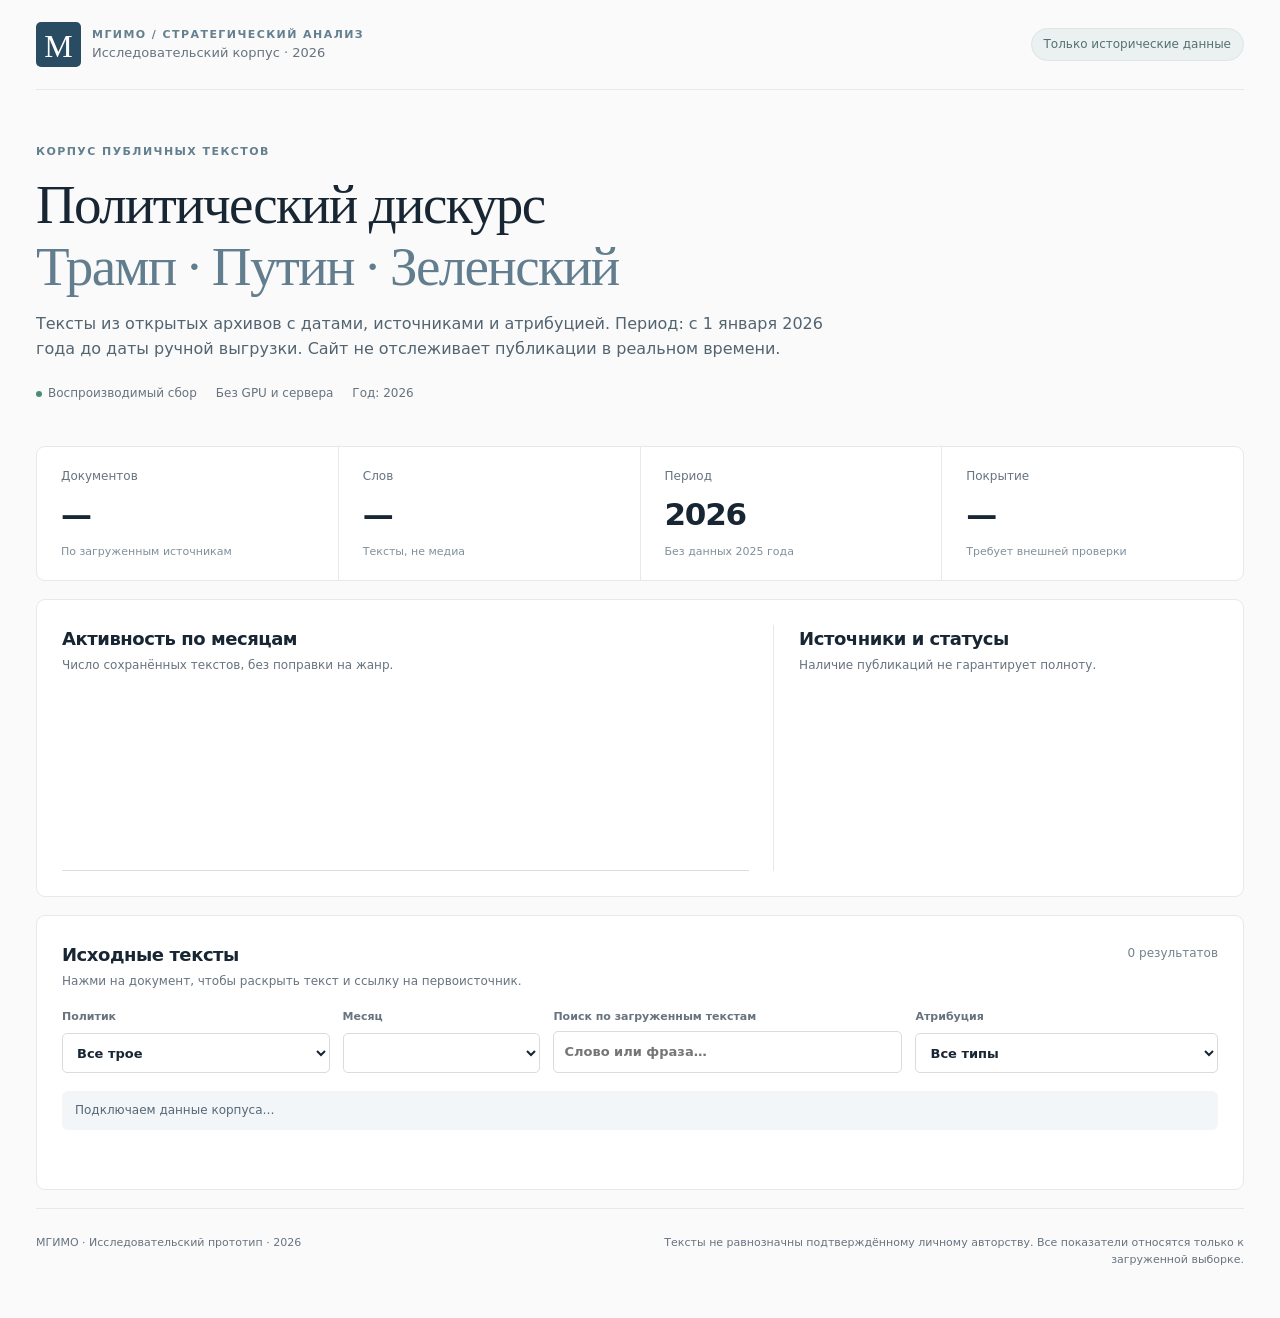
<file: mgimo-leaders-2026/site/index.html>
<!doctype html>
<html lang="ru">
<head>
  <meta charset="utf-8" />
  <meta name="viewport" content="width=device-width,initial-scale=1" />
  <meta name="description" content="Исторический корпус текстов Трампа, Путина и Зеленского за 2026 год — МГИМО." />
  <title>Политический дискурс | Корпус 2026</title>
  <link rel="stylesheet" href="./style.css" />
</head>
<body>
  <div class="wrap">
    <header class="header">
      <div class="brand"><div class="brandmark">M</div><div><div class="eyebrow">МГИМО / СТРАТЕГИЧЕСКИЙ АНАЛИЗ</div><div class="subtitle">Исследовательский корпус · 2026</div></div></div>
      <span class="pill">Только исторические данные</span>
    </header>
    <main>
      <section class="hero">
        <div class="eyebrow">КОРПУС ПУБЛИЧНЫХ ТЕКСТОВ</div>
        <h1>Политический дискурс<br><span>Трамп · Путин · Зеленский</span></h1>
        <p class="intro">Тексты из открытых архивов с датами, источниками и атрибуцией. Период: с 1 января 2026 года до даты ручной выгрузки. Сайт не отслеживает публикации в реальном времени.</p>
        <div class="heroMeta"><span><span class="dot"></span>Воспроизводимый сбор</span><span>Без GPU и сервера</span><span>Год: 2026</span></div>
      </section>
      <section class="kpis" aria-label="Основные показатели">
        <div class="kpi"><div class="kpiLabel">Документов</div><div class="kpiNumber" id="total">—</div><div class="kpiFoot">По загруженным источникам</div></div>
        <div class="kpi"><div class="kpiLabel">Слов</div><div class="kpiNumber" id="words">—</div><div class="kpiFoot">Тексты, не медиа</div></div>
        <div class="kpi"><div class="kpiLabel">Период</div><div class="kpiNumber">2026</div><div class="kpiFoot">Без данных 2025 года</div></div>
        <div class="kpi"><div class="kpiLabel">Покрытие</div><div class="kpiNumber" id="coverage">—</div><div class="kpiFoot">Требует внешней проверки</div></div>
      </section>
      <section class="section twoCols">
        <div><div class="sectionTop"><div><h2>Активность по месяцам</h2><p>Число сохранённых текстов, без поправки на жанр.</p></div></div><div id="timeline" class="timeline" role="img" aria-label="Динамика числа документов по месяцам"></div></div>
        <div><div class="sectionTop"><div><h2>Источники и статусы</h2><p>Наличие публикаций не гарантирует полноту.</p></div></div><div id="sources" class="sources"></div></div>
      </section>
      <section class="section">
        <div class="sectionTop"><div><h2>Исходные тексты</h2><p>Нажми на документ, чтобы раскрыть текст и ссылку на первоисточник.</p></div><div class="count" id="matches">0 результатов</div></div>
        <div class="controls">
          <label>Политик<select id="leader"><option value="all">Все трое</option><option value="trump">Дональд Трамп</option><option value="putin">Владимир Путин</option><option value="zelenskyy">Владимир Зеленский</option></select></label>
          <label>Месяц<select id="month"></select></label>
          <label class="search">Поиск по загруженным текстам<input id="search" type="search" placeholder="Слово или фраза…"/></label>
          <label>Атрибуция<select id="attribution"><option value="all">Все типы</option><option value="direct">Прямая / официальная речь</option><option value="other">Другие / неустановленные</option></select></label>
        </div>
        <div id="status" class="status" role="status">Подключаем данные корпуса…</div>
        <div id="documents" class="documents"></div>
        <div class="pagination"><button id="more" class="more" type="button" hidden>Показать ещё</button></div>
      </section>
      <footer><div>МГИМО · Исследовательский прототип · 2026</div><div>Тексты не равнозначны подтверждённому личному авторству. Все показатели относятся только к загруженной выборке.</div></footer>
    </main>
  </div>
  <script src="./app.js" defer></script>
</body>
</html>
</file>
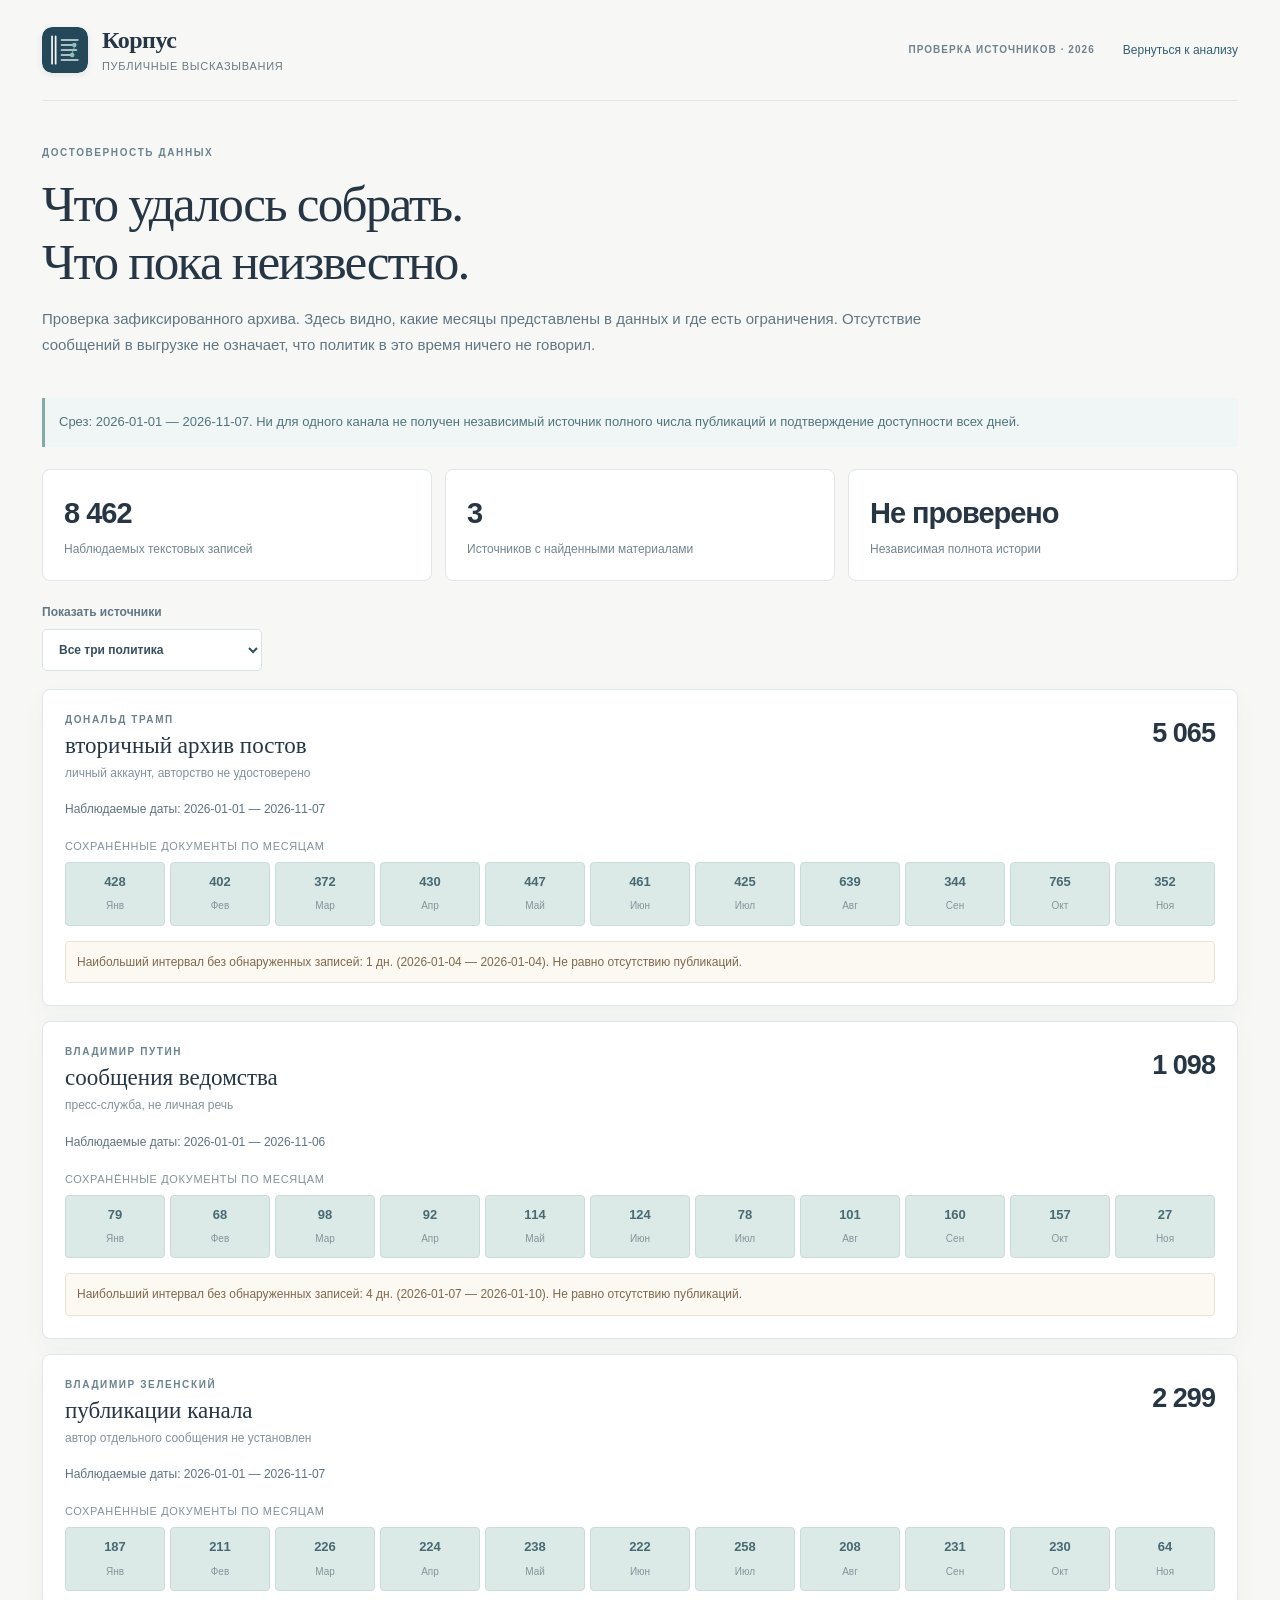
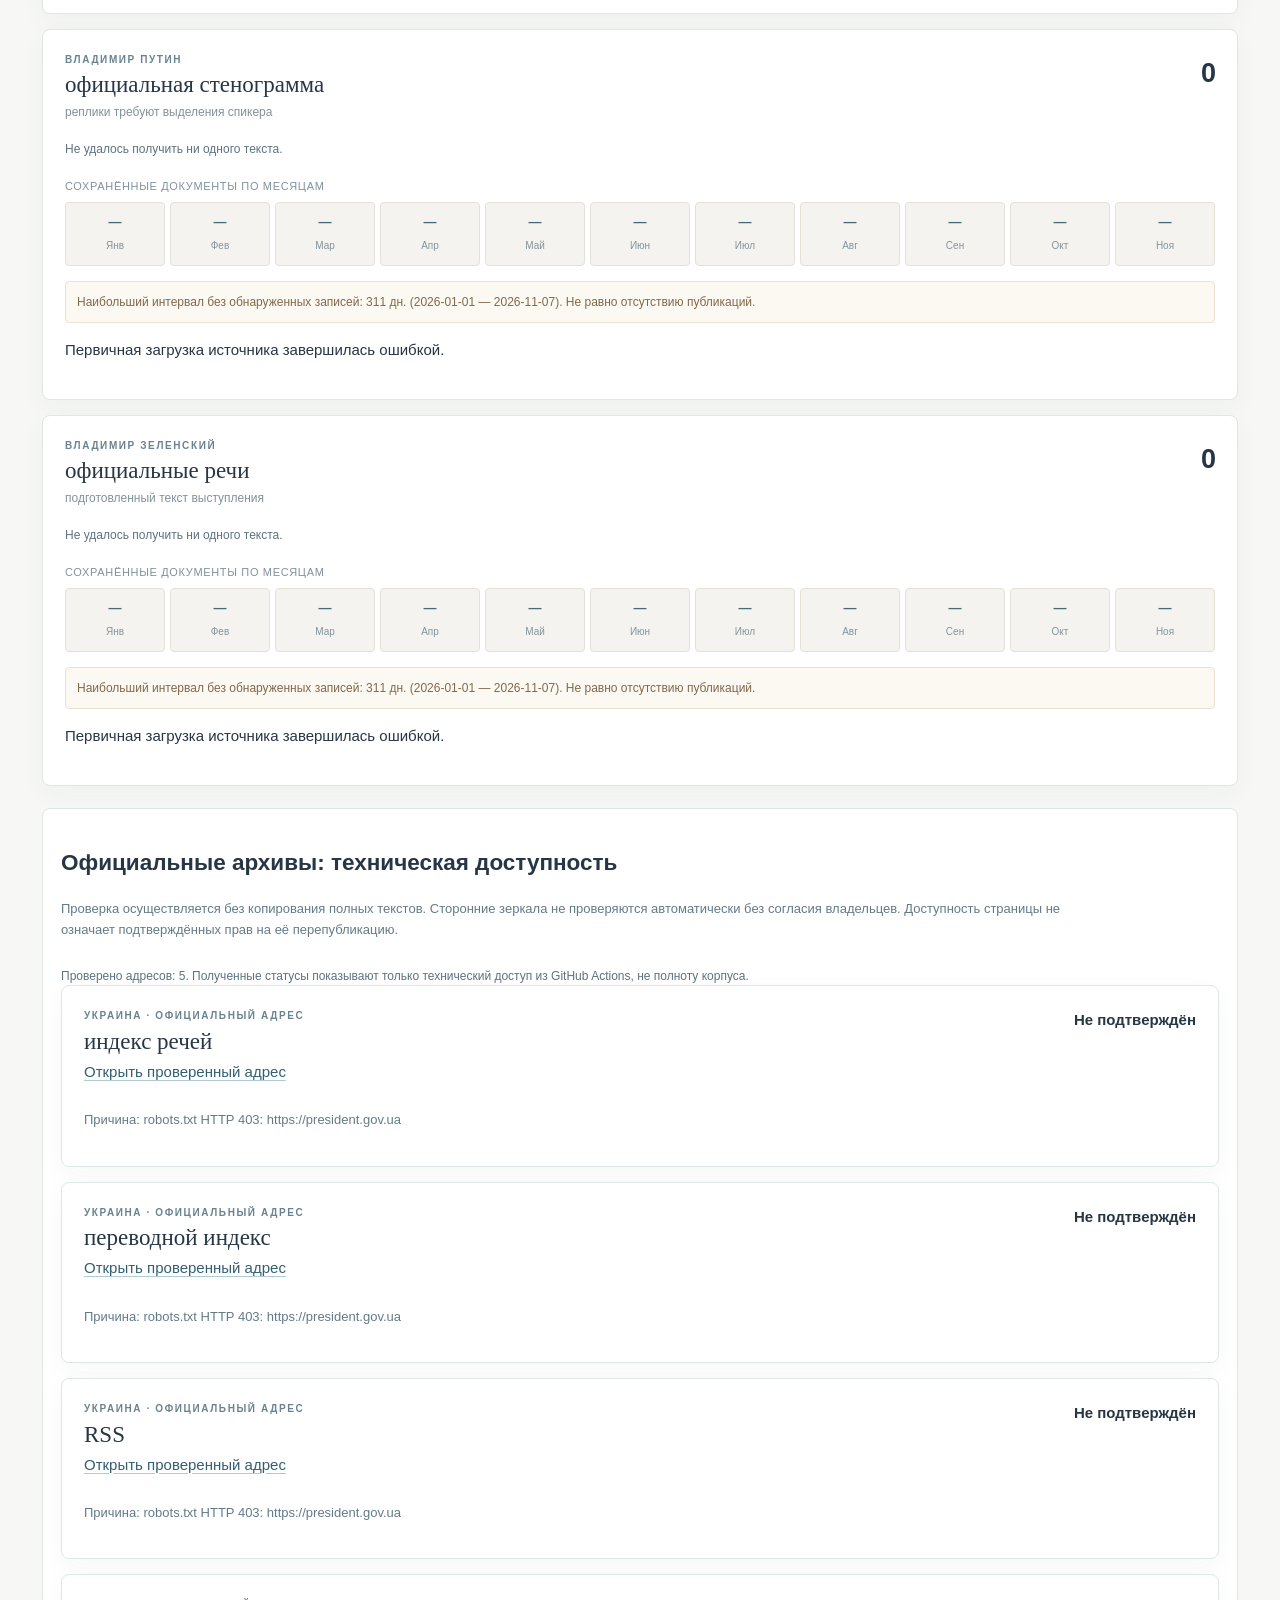
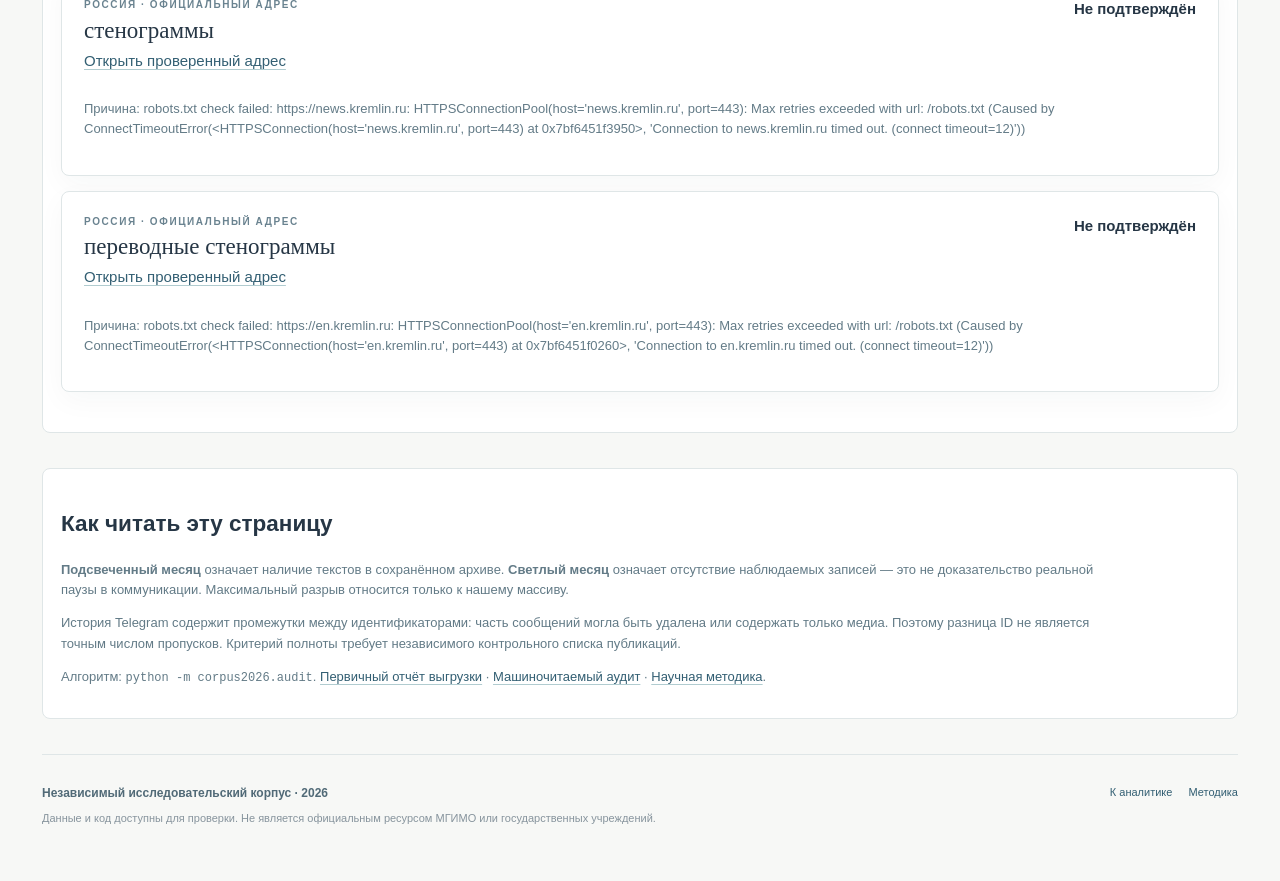
<file: docs/audit.html>
<!doctype html>
<html lang="ru">
<head>
 <meta charset="utf-8"><meta name="viewport" content="width=device-width,initial-scale=1">
 <meta name="theme-color" content="#f7f8f6">
 <meta name="description" content="Аудит полноты и качества исторических публичных текстов за 2026 год: источники, пустые месяцы, временные пробелы и оригиналы.">
 <title>Качество и покрытие корпуса — публичные высказывания, 2026</title>
 <link rel="icon" href="assets/mark.svg" type="image/svg+xml">
 <link rel="stylesheet" href="style.css">
 <style>
 .audit-hero{padding:44px 0 26px}.audit-hero h1{font:500 clamp(34px,4vw,52px)/1.14 Georgia,serif;letter-spacing:-.035em;margin:14px 0}.audit-sub{font-size:15px;max-width:900px;color:#607684;line-height:1.7}.audit-metrics{display:grid;grid-template-columns:repeat(3,1fr);gap:13px;margin:22px 0}.audit-metric{border:1px solid var(--line);border-radius:8px;background:#fff;padding:21px}.audit-metric strong{display:block;font-size:29px;letter-spacing:-.035em;font-variant-numeric:tabular-nums}.audit-metric span{font-size:12px;color:#728690}.audit-controls{display:flex;gap:14px;align-items:end;margin:18px 0}.audit-controls label{font-size:12px;color:#607684;font-weight:650}.audit-controls select{height:42px;min-width:220px;display:block;margin-top:7px;background:#fff;border:1px solid #d9e3e5;border-radius:5px;padding:7px 12px;color:#384e5c}.audit-cards{display:grid;gap:15px;margin-bottom:22px}.audit-card{border:1px solid var(--line);padding:22px;border-radius:8px;background:#fff;box-shadow:var(--shadow)}.audit-card-head{display:flex;gap:20px;justify-content:space-between;align-items:flex-start}.audit-card-head h2{font:500 23px Georgia,serif;margin:5px 0}.audit-card-head p{font-size:12px;color:#82929a;margin:4px 0}.audit-n{font-size:27px;letter-spacing:-.035em;font-weight:600}.audit-interval{font-size:12px;color:#5d7380;padding-top:14px}.audit-month-label{font-size:11px;color:#81929a;letter-spacing:.06em;margin-top:19px}.audit-months{display:grid;grid-template-columns:repeat(11,minmax(0,1fr));gap:5px;margin-top:7px}.audit-month{border:1px solid #e5ebed;border-radius:4px;min-height:57px;background:#eff3f3;text-align:center;padding:9px 2px}.audit-month.has{background:#dceae7;border-color:#c8dcd8}.audit-month.empty{background:#f4f3f0;border-color:#e5e1d8}.audit-month b{font-size:13px;display:block;font-variant-numeric:tabular-nums;color:#476a73}.audit-month span{font-size:10px;color:#83959b}.audit-signal{margin-top:15px;padding:11px;background:#fcf9f3;border:1px solid #ebe2d1;color:#80694c;font-size:12px;border-radius:4px}.audit-bottom{padding:18px;background:#fff;border:1px solid var(--line);border-radius:8px;margin-bottom:35px}.audit-bottom p{font-size:13px;color:#637b87;max-width:1050px}.audit-bottom code{font-size:12px}.audit-status{font-size:13px;padding:14px;border-left:3px solid #83aaa6;background:#f0f6f5;color:#50747d;margin-bottom:20px}.audit-back{display:inline-block;margin:26px 0 4px;font-size:13px}
 @media(max-width:650px){.audit-metrics{grid-template-columns:1fr}.audit-card-head{display:block}.audit-n{margin-top:9px}.audit-months{grid-template-columns:repeat(6,minmax(0,1fr))}.audit-card{padding:16px}.audit-month{min-height:48px}}
 </style>
</head>
<body><div class="site-shell">
 <header class="masthead"><a href="./" class="brand"><img src="assets/mark.svg" alt="" width="46" height="46"><span class="brand-copy"><strong>Корпус</strong><small>Публичные высказывания</small></span></a><div class="mast-links"><span class="edition">ПРОВЕРКА ИСТОЧНИКОВ · 2026</span><a href="./">Вернуться к анализу</a></div></header>
 <main>
 <section class="audit-hero"><div class="small-overline">ДОСТОВЕРНОСТЬ ДАННЫХ</div><h1>Что удалось собрать.<br>Что пока неизвестно.</h1><p class="audit-sub">Проверка зафиксированного архива. Здесь видно, какие месяцы представлены в данных и где есть ограничения. Отсутствие сообщений в выгрузке не означает, что политик в это время ничего не говорил.</p></section>
 <div class="audit-status" id="auditStatus" role="status">Читаем отчёт аудита…</div>
 <section class="audit-metrics" aria-label="Показатели аудита"><div class="audit-metric"><strong id="auditN">—</strong><span>Наблюдаемых текстовых записей</span></div><div class="audit-metric"><strong id="auditSources">—</strong><span>Источников с найденными материалами</span></div><div class="audit-metric"><strong id="auditComplete">Не проверено</strong><span>Независимая полнота истории</span></div></section>
 <div class="audit-controls"><label>Показать источники<select id="auditLeader"><option value="all">Все три политика</option><option value="trump">Дональд Трамп</option><option value="putin">Владимир Путин</option><option value="zelenskyy">Владимир Зеленский</option></select></label></div>
 <div class="audit-cards" id="auditCards"></div>
 <section class="audit-bottom" aria-label="Проверка официальных источников">
   <h2>Официальные архивы: техническая доступность</h2>
   <p>Проверка осуществляется без копирования полных текстов. Сторонние зеркала не проверяются автоматически без согласия владельцев. Доступность страницы не означает подтверждённых прав на её перепубликацию.</p>
   <div id="officialProbeStatus" class="audit-interval">Отчёт об источниках ещё не опубликован.</div>
   <div id="officialProbeCards" class="audit-cards"></div>
  </section>
  <section class="audit-bottom"><h2>Как читать эту страницу</h2><p><b>Подсвеченный месяц</b> означает наличие текстов в сохранённом архиве. <b>Светлый месяц</b> означает отсутствие наблюдаемых записей — это не доказательство реальной паузы в коммуникации. Максимальный разрыв относится только к нашему массиву.</p><p>История Telegram содержит промежутки между идентификаторами: часть сообщений могла быть удалена или содержать только медиа. Поэтому разница ID не является точным числом пропусков. Критерий полноты требует независимого контрольного списка публикаций.</p><p>Алгоритм: <code>python -m corpus2026.audit</code>. <a href="https://github.com/2001092236/Emotional-tone-of-the-text/blob/main/data/2026/run_report.json">Первичный отчёт выгрузки</a> · <a href="https://github.com/2001092236/Emotional-tone-of-the-text/blob/main/docs/data/audit.json">Машиночитаемый аудит</a> · <a href="method.html">Научная методика</a>.</p></section>
 </main>
 <footer class="footer"><div><strong>Независимый исследовательский корпус · 2026</strong><p>Данные и код доступны для проверки. Не является официальным ресурсом МГИМО или государственных учреждений.</p></div><div><a href="./">К аналитике</a><a href="method.html">Методика</a></div></footer>
 </div><script src="audit.js" defer></script></body></html>
</file>
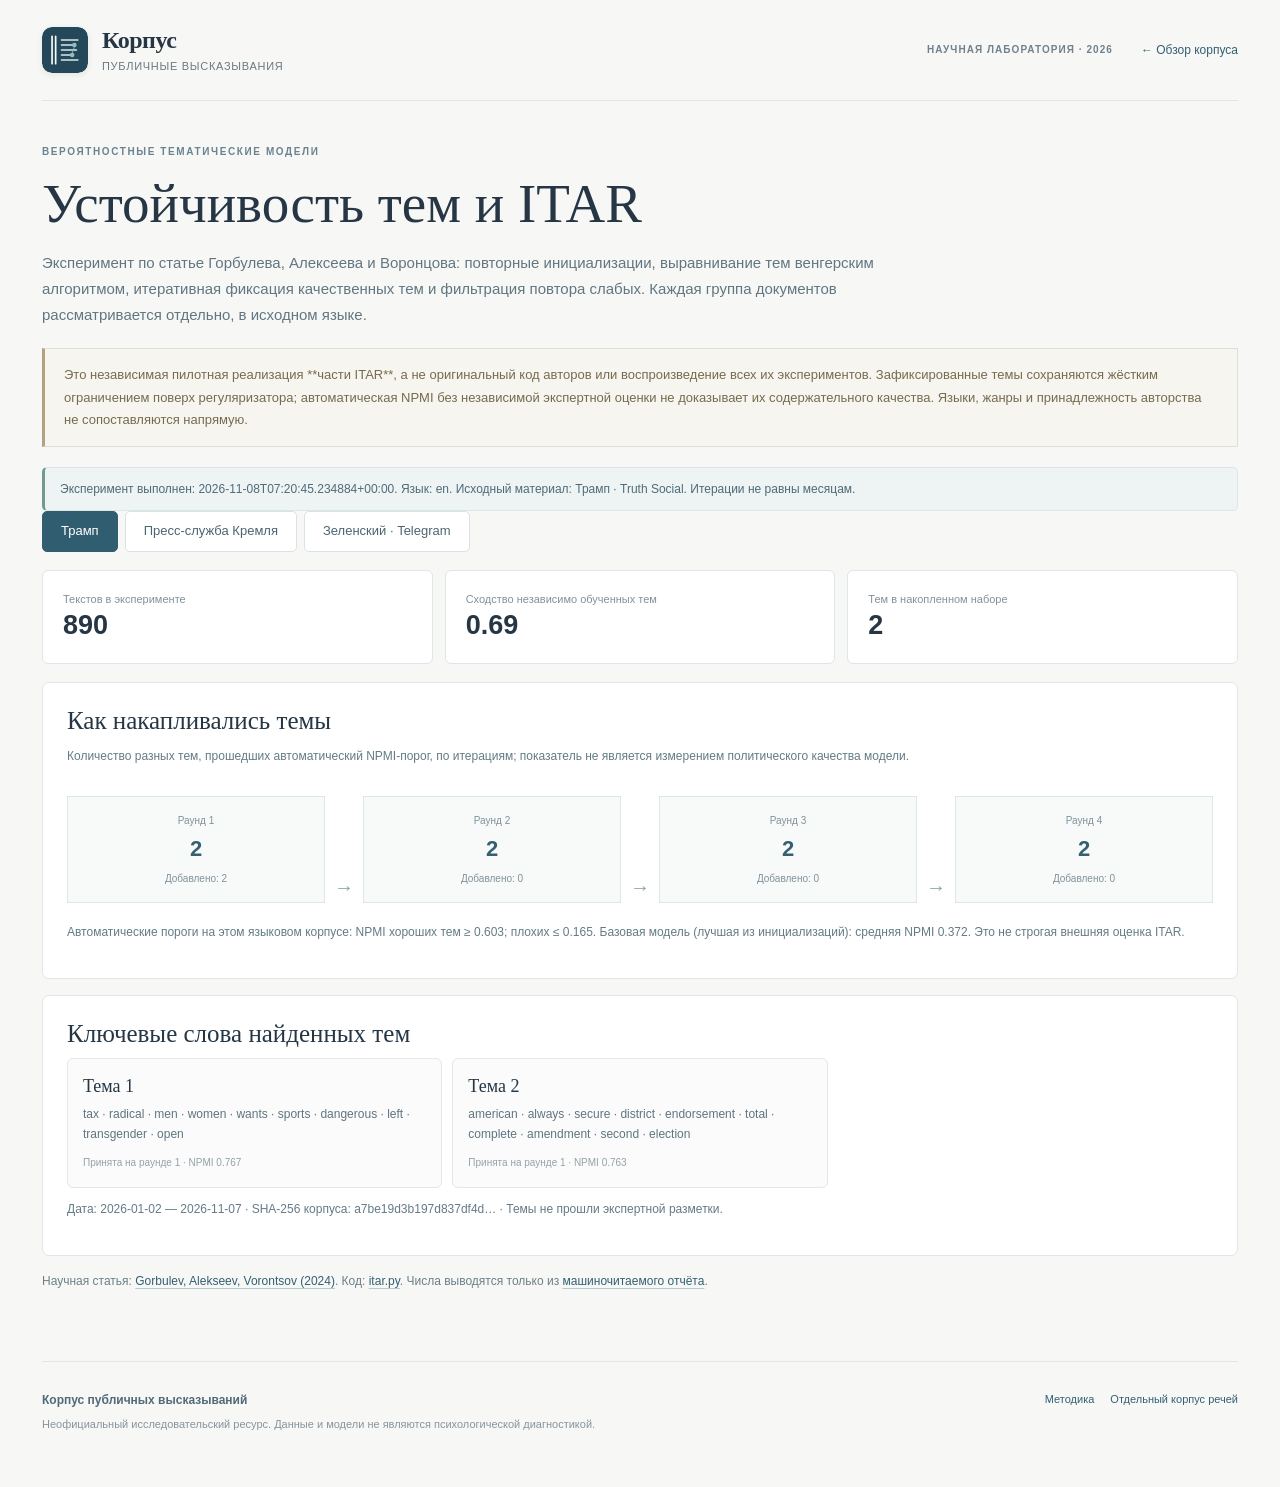
<file: docs/itar.html>
<!doctype html><html lang="ru"><head><meta charset="utf-8"><meta name="viewport" content="width=device-width,initial-scale=1">
<title>Эксперимент ITAR · Корпус публичных высказываний</title>
<meta name="description" content="Воспроизводимый пилот по работам Воронцова: устойчивость тематических моделей, фиксация тем, аудиторский след и сравнение инициализаций.">
<link rel="icon" href="assets/mark.svg" type="image/svg+xml"><link rel="stylesheet" href="style.css">
<style>
.itar-shell{padding:43px 0 70px}.itar-heading h1{font:500 clamp(34px,4.4vw,55px)/1.13 Georgia,serif;margin:13px 0}.itar-heading p{color:#617681;line-height:1.75;max-width:910px}.itar-disclosure{padding:15px 19px;background:#f6f5f0;border:1px solid #dedfda;border-left:3px solid #b2a27f;color:#776b4e;font-size:13px;line-height:1.7;margin:20px 0}.itar-choice{display:flex;gap:7px;flex-wrap:wrap;margin-bottom:15px}.itar-choice button{border:1px solid #d8e3e5;border-radius:5px;background:#fff;color:#4c6572;font-size:13px;padding:9px 18px}.itar-choice button[aria-pressed="true"]{background:#315d70;color:#fff;border-color:#315d70}.itar-stats{display:grid;grid-template-columns:repeat(3,minmax(0,1fr));gap:12px;margin:18px 0}.itar-stat{border:1px solid var(--line);border-radius:6px;background:white;padding:20px}.itar-stat b{display:block;font-size:27px;line-height:1.3;font-variant-numeric:tabular-nums}.itar-stat span{display:block;font-size:11px;color:#83919c}.itar-panel{border:1px solid var(--line);background:#fff;padding:24px;margin:16px 0;border-radius:7px}.itar-panel h2{font:500 25px Georgia,serif;margin:0 0 10px}.itar-panel p{color:#647b86;font-size:12px}.itar-lineage{display:flex;gap:9px;align-items:end;padding:18px 0 8px;flex-wrap:wrap}.itar-round{border:1px solid #dce8e8;background:#f7faf9;flex:1;min-width:104px;padding:16px 12px;display:grid;gap:4px;text-align:center}.itar-round strong{font-size:22px;color:#365f71}.itar-round small{color:#80919a;font-size:10px}.itar-arrow{color:#8da3a9;font-size:20px}.itar-topics{display:grid;grid-template-columns:repeat(3,1fr);gap:10px}.itar-topic{padding:15px;background:#fafbfa;border:1px solid #e0e8e9;border-radius:6px}.itar-topic h3{font:500 18px Georgia,serif;margin:2px 0 7px}.itar-topic p{color:#607581;font-size:12px;line-height:1.7;margin:4px 0}.itar-topic small{color:#95a3a9;font-size:10px}.itar-footer{font-size:12px;color:#6c7f89}@media(max-width:750px){.itar-stats,.itar-topics{grid-template-columns:1fr 1fr}}@media(max-width:520px){.itar-stats,.itar-topics{grid-template-columns:1fr}.itar-panel{padding:17px}.itar-shell{padding-top:28px}}
</style></head><body><div class="site-shell">
<header class="masthead"><a class="brand" href="./"><img src="assets/mark.svg" width="46" height="46" alt=""><span class="brand-copy"><strong>Корпус</strong><small>Публичные высказывания</small></span></a><div class="mast-links"><span class="edition">НАУЧНАЯ ЛАБОРАТОРИЯ · 2026</span><a href="./">← Обзор корпуса</a></div></header>
<main class="itar-shell"><div class="itar-heading"><div class="small-overline">ВЕРОЯТНОСТНЫЕ ТЕМАТИЧЕСКИЕ МОДЕЛИ</div><h1>Устойчивость тем и ITAR</h1><p>Эксперимент по статье Горбулева, Алексеева и Воронцова: повторные инициализации, выравнивание тем венгерским алгоритмом, итеративная фиксация качественных тем и фильтрация повтора слабых. Каждая группа документов рассматривается отдельно, в исходном языке.</p></div>
<div class="itar-disclosure">Это независимая пилотная реализация **части ITAR**, а не оригинальный код авторов или воспроизведение всех их экспериментов. Зафиксированные темы сохраняются жёстким ограничением поверх регуляризатора; автоматическая NPMI без независимой экспертной оценки не доказывает их содержательного качества. Языки, жанры и принадлежность авторства не сопоставляются напрямую.</div>
<div id="itarStatus" class="notice">Проверяем результаты ITAR…</div>
<div class="itar-choice" id="itarLeaders" role="group" aria-label="Выбрать корпус"><button type="button" data-leader="trump" aria-pressed="true">Трамп</button><button type="button" data-leader="putin" aria-pressed="false">Пресс-служба Кремля</button><button type="button" data-leader="zelenskyy" aria-pressed="false">Зеленский · Telegram</button></div>
<div class="itar-stats"><div class="itar-stat"><span>Текстов в эксперименте</span><b id="itarDocs">—</b></div><div class="itar-stat"><span>Сходство независимо обученных тем</span><b id="itarStability">—</b></div><div class="itar-stat"><span>Тем в накопленном наборе</span><b id="itarTopicsN">—</b></div></div>
<section class="itar-panel"><h2>Как накапливались темы</h2><p>Количество разных тем, прошедших автоматический NPMI-порог, по итерациям; показатель не является измерением политического качества модели.</p><div id="itarLineage" class="itar-lineage"></div><p id="itarThreshold"></p></section>
<section class="itar-panel"><h2>Ключевые слова найденных тем</h2><div id="itarTopicCards" class="itar-topics"></div><p id="itarSource" class="itar-footer"></p></section>
<div class="itar-footer">Научная статья: <a href="https://arxiv.org/abs/2408.05840">Gorbulev, Alekseev, Vorontsov (2024)</a>. Код: <a href="https://github.com/2001092236/Emotional-tone-of-the-text/blob/main/corpus2026/itar.py">itar.py</a>. Числа выводятся только из <a href="data/itar_experiment.json">машиночитаемого отчёта</a>.</div>
</main><footer class="footer"><div><strong>Корпус публичных высказываний</strong><p>Неофициальный исследовательский ресурс. Данные и модели не являются психологической диагностикой.</p></div><div><a href="method.html">Методика</a><a href="official-speeches.html">Отдельный корпус речей</a></div></footer></div>
<script src="itar.js" defer></script></body></html>
</file>
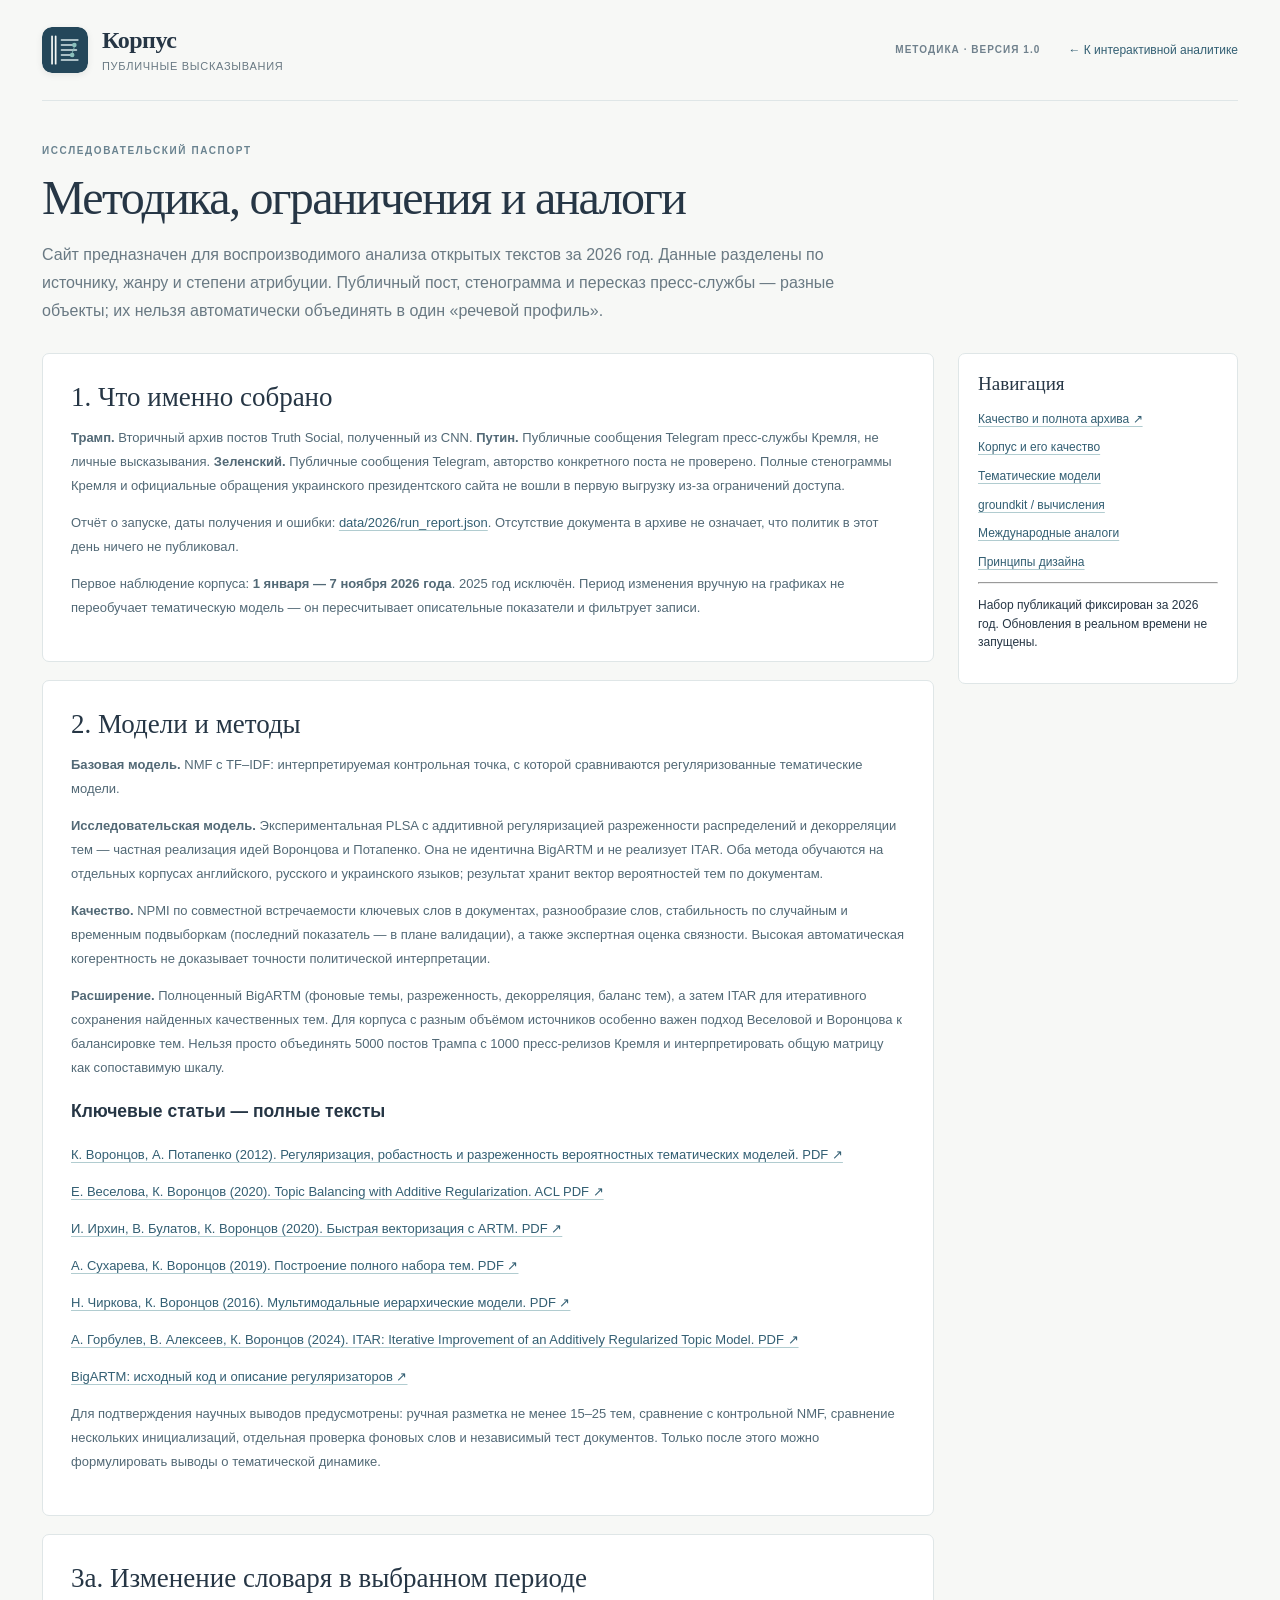
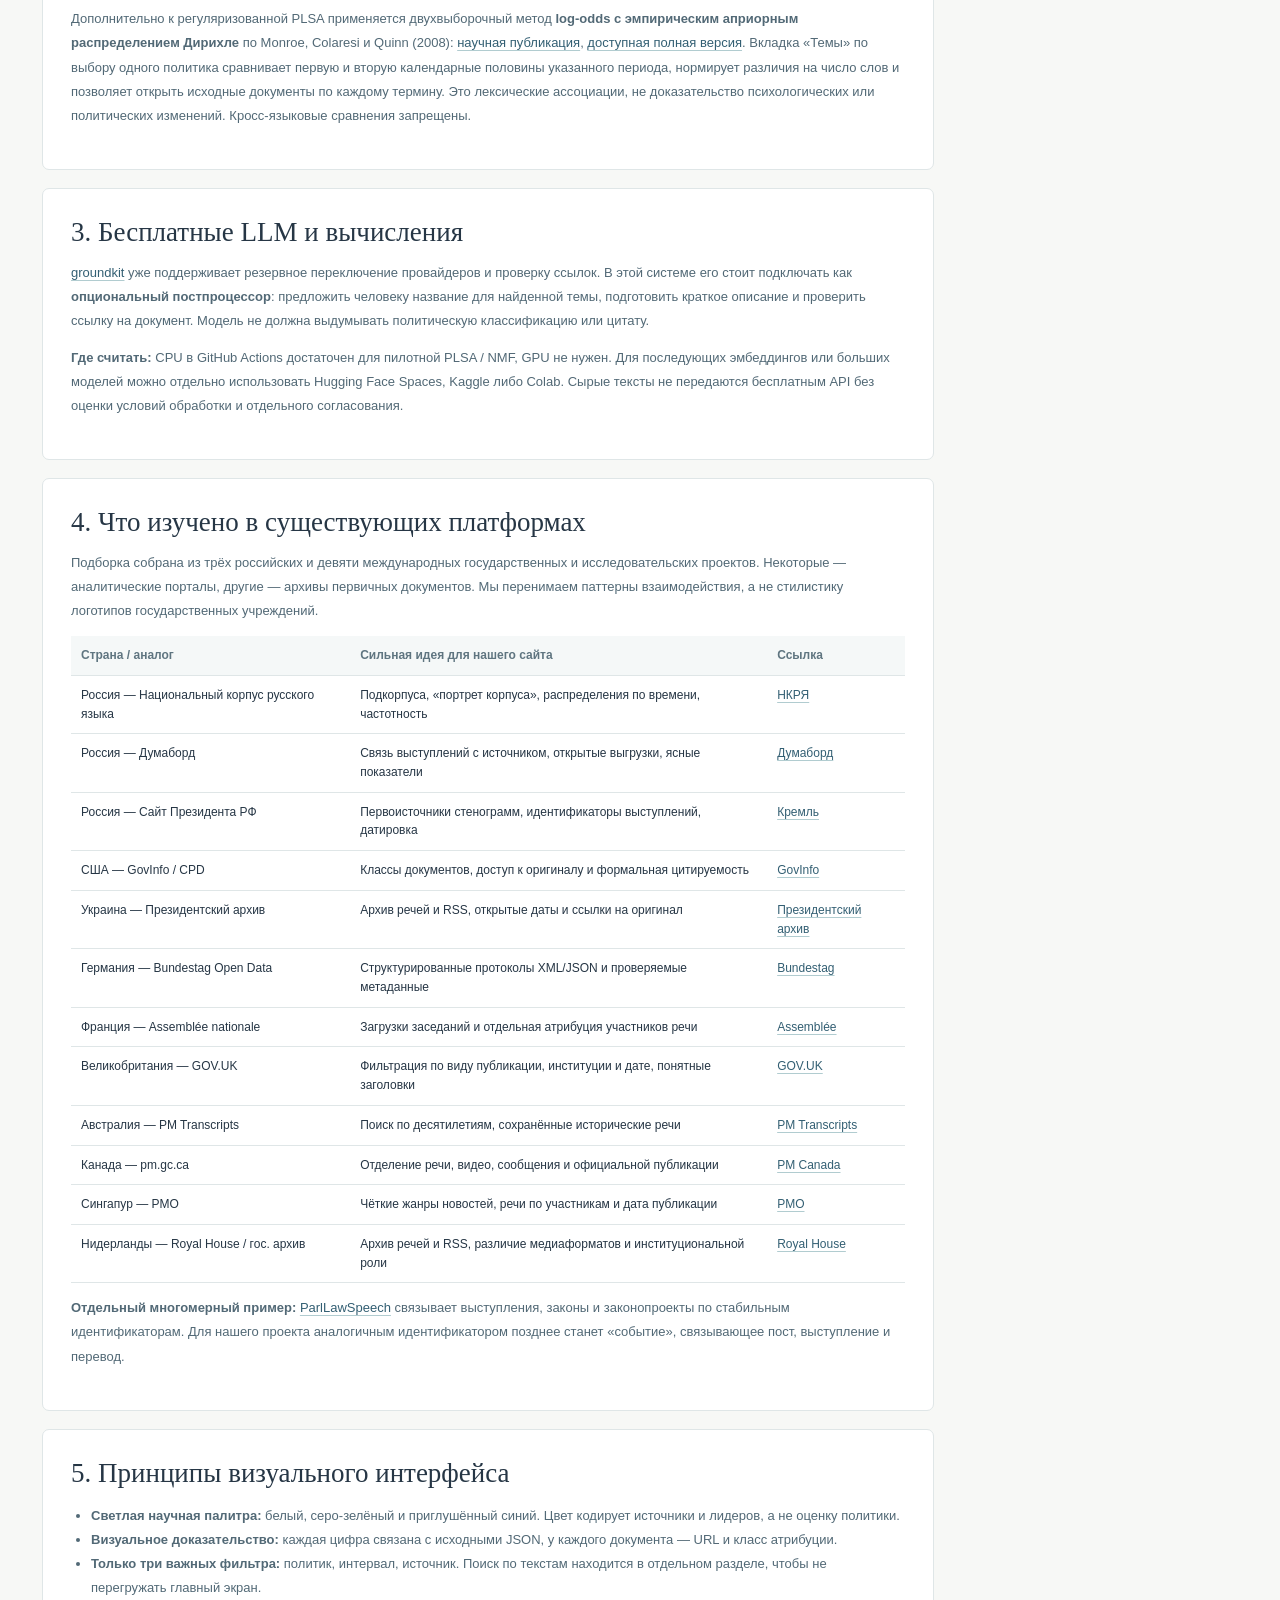
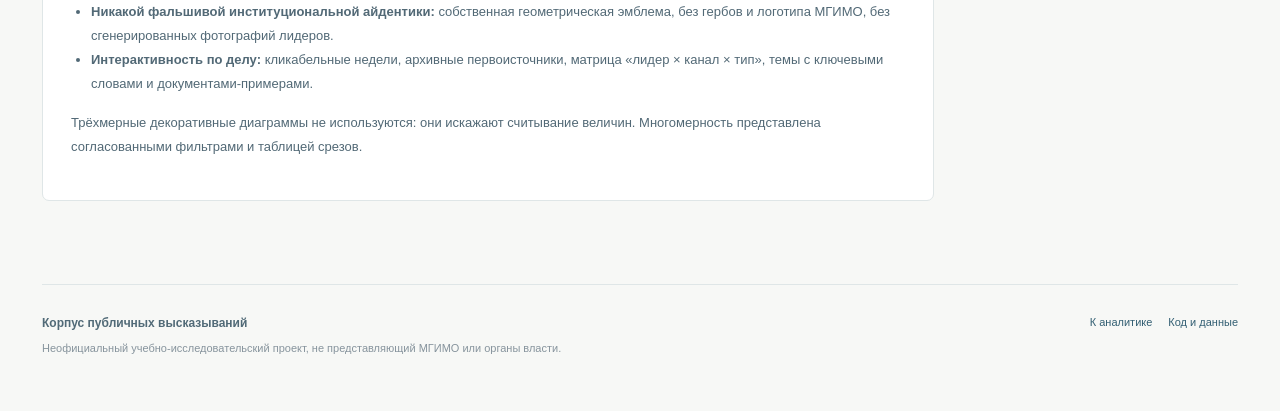
<file: docs/method.html>
<!doctype html>
<html lang="ru">
<head>
 <meta charset="utf-8"><meta name="viewport" content="width=device-width,initial-scale=1"><meta name="theme-color" content="#f7f8f6">
 <meta name="description" content="Методика исследовательского корпуса публичных политических текстов: происхождение, полнота, тематическое моделирование, международные аналоги.">
 <title>Методика — Корпус публичных высказываний</title>
 <link rel="icon" href="assets/mark.svg" type="image/svg+xml"><link rel="stylesheet" href="style.css">
</head>
<body><div class="site-shell">
 <header class="masthead"><a class="brand" href="./"><img src="assets/mark.svg" alt="" width="46" height="46"><span class="brand-copy"><strong>Корпус</strong><small>Публичные высказывания</small></span></a><div class="mast-links"><span class="edition">МЕТОДИКА · ВЕРСИЯ 1.0</span><a href="./">← К интерактивной аналитике</a></div></header>
 <main class="paper-page">
 <span class="small-overline">ИССЛЕДОВАТЕЛЬСКИЙ ПАСПОРТ</span><h1>Методика, ограничения и аналоги</h1>
 <p class="lede">Сайт предназначен для воспроизводимого анализа открытых текстов за 2026 год. Данные разделены по источнику, жанру и степени атрибуции. Публичный пост, стенограмма и пересказ пресс-службы — разные объекты; их нельзя автоматически объединять в один «речевой профиль».</p>
 <div class="paper-grid"><div>
  <section class="paper-section" id="dataset"><h2>1. Что именно собрано</h2>
   <p><b>Трамп.</b> Вторичный архив постов Truth Social, полученный из CNN. <b>Путин.</b> Публичные сообщения Telegram пресс-службы Кремля, не личные высказывания. <b>Зеленский.</b> Публичные сообщения Telegram, авторство конкретного поста не проверено. Полные стенограммы Кремля и официальные обращения украинского президентского сайта не вошли в первую выгрузку из-за ограничений доступа.</p>
   <p>Отчёт о запуске, даты получения и ошибки: <a href="https://github.com/2001092236/Emotional-tone-of-the-text/blob/main/data/2026/run_report.json">data/2026/run_report.json</a>. Отсутствие документа в архиве не означает, что политик в этот день ничего не публиковал.</p>
   <p>Первое наблюдение корпуса: <b>1 января — 7 ноября 2026 года</b>. 2025 год исключён. Период изменения вручную на графиках не переобучает тематическую модель — он пересчитывает описательные показатели и фильтрует записи.</p>
  </section>
  <section class="paper-section" id="methods"><h2>2. Модели и методы</h2>
   <p><b>Базовая модель.</b> NMF с TF–IDF: интерпретируемая контрольная точка, с которой сравниваются регуляризованные тематические модели.</p>
   <p><b>Исследовательская модель.</b> Экспериментальная PLSA с аддитивной регуляризацией разреженности распределений и декорреляции тем — частная реализация идей Воронцова и Потапенко. Она не идентична BigARTM и не реализует ITAR. Оба метода обучаются на отдельных корпусах английского, русского и украинского языков; результат хранит вектор вероятностей тем по документам.</p>
   <p><b>Качество.</b> NPMI по совместной встречаемости ключевых слов в документах, разнообразие слов, стабильность по случайным и временным подвыборкам (последний показатель — в плане валидации), а также экспертная оценка связности. Высокая автоматическая когерентность не доказывает точности политической интерпретации.</p>
   <p><b>Расширение.</b> Полноценный BigARTM (фоновые темы, разреженность, декорреляция, баланс тем), а затем ITAR для итеративного сохранения найденных качественных тем. Для корпуса с разным объёмом источников особенно важен подход Веселовой и Воронцова к балансировке тем. Нельзя просто объединять 5000 постов Трампа с 1000 пресс-релизов Кремля и интерпретировать общую матрицу как сопоставимую шкалу.</p>
   <h3>Ключевые статьи — полные тексты</h3><div class="paper-links">
    <p><a href="https://crm.ics.org.ru/uploads/crmissues/crm_2012_4/12403.pdf" target="_blank">К. Воронцов, А. Потапенко (2012). Регуляризация, робастность и разреженность вероятностных тематических моделей. PDF ↗</a></p>
    <p><a href="https://aclanthology.org/2020.acl-srw.9.pdf" target="_blank">Е. Веселова, К. Воронцов (2020). Topic Balancing with Additive Regularization. ACL PDF ↗</a></p>
    <p><a href="https://www.mathnet.ru/php/getFT.phtml?jrnid=crm&amp;paperid=863&amp;what=fullt" target="_blank">И. Ирхин, В. Булатов, К. Воронцов (2020). Быстрая векторизация с ARTM. PDF ↗</a></p>
    <p><a href="https://intsysmagazine.ru/pdfs/23-4/SuharevaVorontsov.pdf" target="_blank">А. Сухарева, К. Воронцов (2019). Построение полного набора тем. PDF ↗</a></p>
    <p><a href="https://publications.hse.ru/pubs/share/direct/210879094.pdf" target="_blank">Н. Чиркова, К. Воронцов (2016). Мультимодальные иерархические модели. PDF ↗</a></p>
    <p><a href="https://arxiv.org/pdf/2408.05840" target="_blank">А. Горбулев, В. Алексеев, К. Воронцов (2024). ITAR: Iterative Improvement of an Additively Regularized Topic Model. PDF ↗</a></p>
    <p><a href="https://github.com/bigartm/bigartm" target="_blank">BigARTM: исходный код и описание регуляризаторов ↗</a></p>
   </div>
   <p>Для подтверждения научных выводов предусмотрены: ручная разметка не менее 15–25 тем, сравнение с контрольной NMF, сравнение нескольких инициализаций, отдельная проверка фоновых слов и независимый тест документов. Только после этого можно формулировать выводы о тематической динамике.</p>
  </section>
  <section class="paper-section" id="lexical"><h2>3а. Изменение словаря в выбранном периоде</h2><p>Дополнительно к регуляризованной PLSA применяется двухвыборочный метод <b>log-odds с эмпирическим априорным распределением Дирихле</b> по Monroe, Colaresi и Quinn (2008): <a href="https://doi.org/10.1093/pan/mpn018">научная публикация</a>, <a href="https://www.prio.org/publications/4012">доступная полная версия</a>. Вкладка «Темы» по выбору одного политика сравнивает первую и вторую календарные половины указанного периода, нормирует различия на число слов и позволяет открыть исходные документы по каждому термину. Это лексические ассоциации, не доказательство психологических или политических изменений. Кросс-языковые сравнения запрещены.</p></section>
  <section class="paper-section" id="groundkit"><h2>3. Бесплатные LLM и вычисления</h2>
   <p><a href="https://github.com/2001092236/groundkit">groundkit</a> уже поддерживает резервное переключение провайдеров и проверку ссылок. В этой системе его стоит подключать как <b>опциональный постпроцессор</b>: предложить человеку название для найденной темы, подготовить краткое описание и проверить ссылку на документ. Модель не должна выдумывать политическую классификацию или цитату.</p>
   <p><b>Где считать:</b> CPU в GitHub Actions достаточен для пилотной PLSA / NMF, GPU не нужен. Для последующих эмбеддингов или больших моделей можно отдельно использовать Hugging Face Spaces, Kaggle либо Colab. Сырые тексты не передаются бесплатным API без оценки условий обработки и отдельного согласования.</p>
  </section>
  <section class="paper-section" id="benchmarks"><h2>4. Что изучено в существующих платформах</h2>
   <p>Подборка собрана из трёх российских и девяти международных государственных и исследовательских проектов. Некоторые — аналитические порталы, другие — архивы первичных документов. Мы перенимаем паттерны взаимодействия, а не стилистику логотипов государственных учреждений.</p>
   <table><thead><tr><th>Страна / аналог</th><th>Сильная идея для нашего сайта</th><th>Ссылка</th></tr></thead><tbody>
    <tr><td>Россия — Национальный корпус русского языка</td><td>Подкорпуса, «портрет корпуса», распределения по времени, частотность</td><td><a href="https://ruscorpora.ru/">НКРЯ</a></td></tr>
    <tr><td>Россия — Думаборд</td><td>Связь выступлений с источником, открытые выгрузки, ясные показатели</td><td><a href="https://www.dumaboard.online/data">Думаборд</a></td></tr>
    <tr><td>Россия — Сайт Президента РФ</td><td>Первоисточники стенограмм, идентификаторы выступлений, датировка</td><td><a href="https://kremlin.ru/about">Кремль</a></td></tr>
    <tr><td>США — GovInfo / CPD</td><td>Классы документов, доступ к оригиналу и формальная цитируемость</td><td><a href="https://www.govinfo.gov/help/cpd">GovInfo</a></td></tr>
    <tr><td>Украина — Президентский архив</td><td>Архив речей и RSS, открытые даты и ссылки на оригинал</td><td><a href="https://www.president.gov.ua/en/news/speeches">Президентский архив</a></td></tr>
    <tr><td>Германия — Bundestag Open Data</td><td>Структурированные протоколы XML/JSON и проверяемые метаданные</td><td><a href="https://www.bundestag.de/services/opendata">Bundestag</a></td></tr>
    <tr><td>Франция — Assemblée nationale</td><td>Загрузки заседаний и отдельная атрибуция участников речи</td><td><a href="https://data.assemblee-nationale.fr/travaux-parlementaires/debats">Assemblée</a></td></tr>
    <tr><td>Великобритания — GOV.UK</td><td>Фильтрация по виду публикации, институции и дате, понятные заголовки</td><td><a href="https://www.gov.uk/government/speeches">GOV.UK</a></td></tr>
    <tr><td>Австралия — PM Transcripts</td><td>Поиск по десятилетиям, сохранённые исторические речи</td><td><a href="https://pmtranscripts.pmc.gov.au/">PM Transcripts</a></td></tr>
    <tr><td>Канада — pm.gc.ca</td><td>Отделение речи, видео, сообщения и официальной публикации</td><td><a href="https://www.pm.gc.ca/en/videos">PM Canada</a></td></tr>
    <tr><td>Сингапур — PMO</td><td>Чёткие жанры новостей, речи по участникам и дата публикации</td><td><a href="https://www.pmo.gov.sg/">PMO</a></td></tr>
    <tr><td>Нидерланды — Royal House / гос. архив</td><td>Архив речей и RSS, различие медиаформатов и институциональной роли</td><td><a href="https://www.royal-house.nl/topics/organisation/media-information/general-information">Royal House</a></td></tr>
   </tbody></table>
   <p><b>Отдельный многомерный пример:</b> <a href="https://parllawspeech.org/">ParlLawSpeech</a> связывает выступления, законы и законопроекты по стабильным идентификаторам. Для нашего проекта аналогичным идентификатором позднее станет «событие», связывающее пост, выступление и перевод.</p>
  </section>
  <section class="paper-section" id="design"><h2>5. Принципы визуального интерфейса</h2>
   <ul>
    <li><b>Светлая научная палитра:</b> белый, серо-зелёный и приглушённый синий. Цвет кодирует источники и лидеров, а не оценку политики.</li>
    <li><b>Визуальное доказательство:</b> каждая цифра связана с исходными JSON, у каждого документа — URL и класс атрибуции.</li>
    <li><b>Только три важных фильтра:</b> политик, интервал, источник. Поиск по текстам находится в отдельном разделе, чтобы не перегружать главный экран.</li>
    <li><b>Никакой фальшивой институциональной айдентики:</b> собственная геометрическая эмблема, без гербов и логотипа МГИМО, без сгенерированных фотографий лидеров.</li>
    <li><b>Интерактивность по делу:</b> кликабельные недели, архивные первоисточники, матрица «лидер × канал × тип», темы с ключевыми словами и документами-примерами.</li>
   </ul>
   <p>Трёхмерные декоративные диаграммы не используются: они искажают считывание величин. Многомерность представлена согласованными фильтрами и таблицей срезов.</p>
  </section>
 </div><aside class="paper-aside"><h3>Навигация</h3><a href="audit.html">Качество и полнота архива ↗</a><a href="#dataset">Корпус и его качество</a><a href="#methods">Тематические модели</a><a href="#groundkit">groundkit / вычисления</a><a href="#benchmarks">Международные аналоги</a><a href="#design">Принципы дизайна</a><hr><p>Набор публикаций фиксирован за 2026 год. Обновления в реальном времени не запущены.</p></aside></div>
 </main><footer class="footer"><div><strong>Корпус публичных высказываний</strong><p>Неофициальный учебно-исследовательский проект, не представляющий МГИМО или органы власти.</p></div><div><a href="./">К аналитике</a><a href="https://github.com/2001092236/Emotional-tone-of-the-text">Код и данные</a></div></footer>
</div></body></html>
</file>
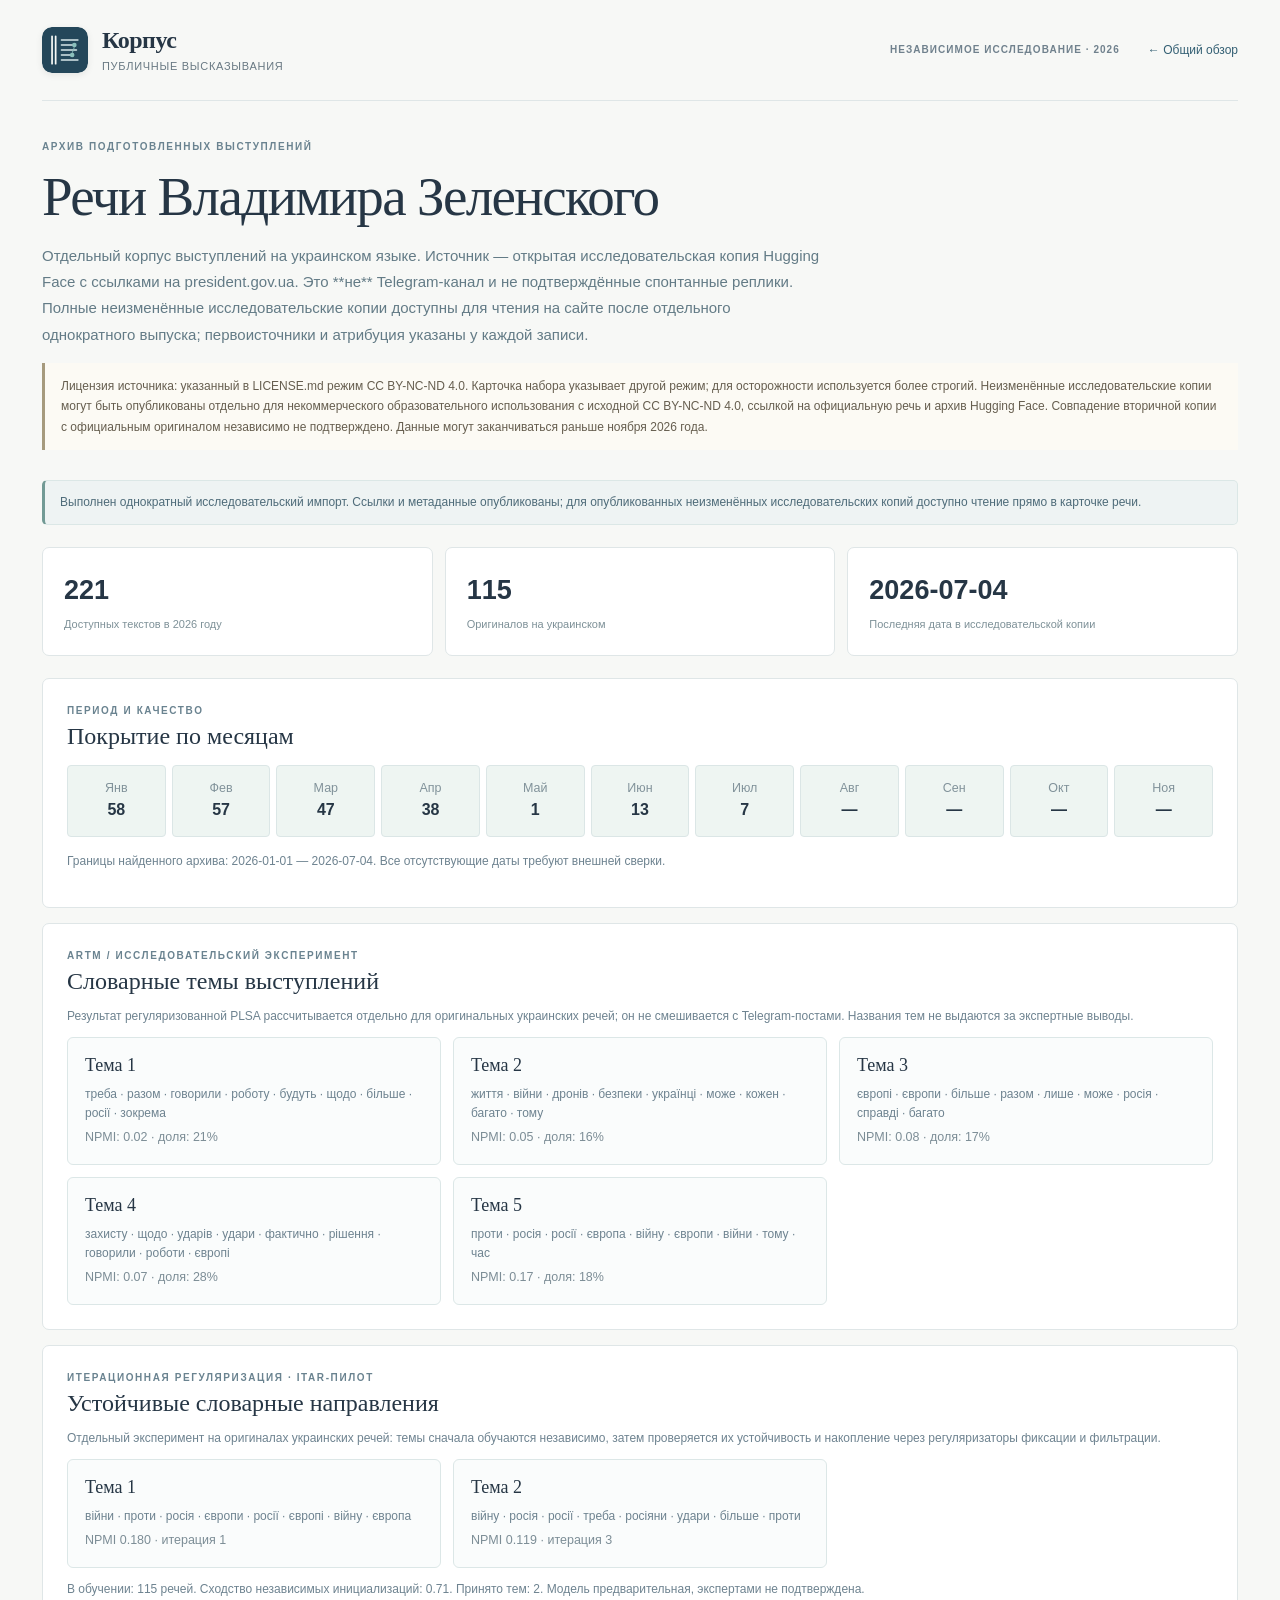
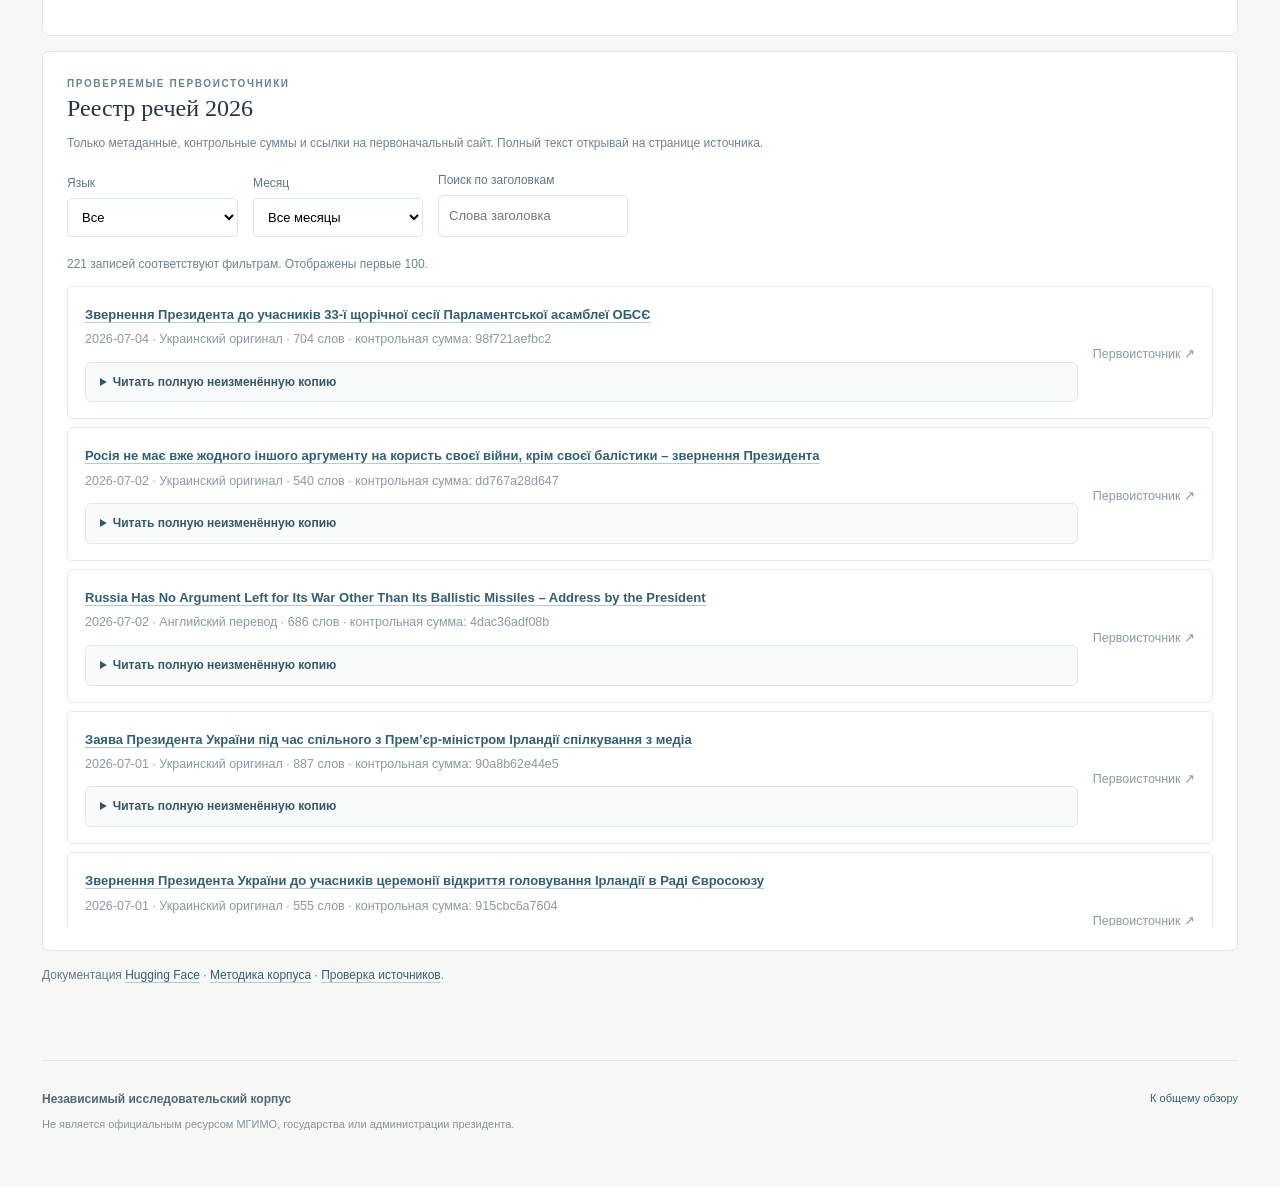
<file: docs/official-speeches.html>
<!doctype html><html lang="ru"><head>
<meta charset="utf-8"><meta name="viewport" content="width=device-width,initial-scale=1">
<title>Официальные речи Зеленского · Корпус публичных высказываний</title>
<meta name="description" content="Независимый аудит и тематический анализ доступного архива речей президента Украины за 2026 год. Часть полных текстов воспроизводится неизменённо с указанием источника и CC BY-NC-ND 4.0.">
<link rel="icon" href="assets/mark.svg" type="image/svg+xml"><link rel="stylesheet" href="style.css">
<style>
.speech-main{max-width:1220px;padding:38px 0 64px;margin:auto}.speech-hero{margin-bottom:30px}.speech-hero h1{font:500 clamp(34px,4.3vw,56px)/1.13 Georgia,serif;letter-spacing:-.03em;margin:11px 0}.speech-lead{color:#637b86;max-width:780px;font-size:15px;line-height:1.75}.speech-grid{display:grid;grid-template-columns:repeat(3,minmax(0,1fr));gap:12px;margin:22px 0}.speech-stat{border:1px solid var(--line);border-radius:7px;background:#fff;padding:21px}.speech-stat strong{display:block;font-size:27px;font-variant-numeric:tabular-nums}.speech-stat span{color:#7e9198;font-size:11px}.speech-panel{border:1px solid var(--line);border-radius:7px;background:#fff;padding:24px;margin:15px 0}.speech-panel h2{font:500 24px Georgia,serif;margin:4px 0 8px}.speech-panel p{color:#6e8390;font-size:12px}.speech-months{display:grid;grid-template-columns:repeat(11,1fr);gap:6px;margin:15px 0}.speech-month{border:1px solid #dbe6e6;background:#eef5f2;padding:13px 5px;text-align:center;border-radius:4px}.speech-month small{display:block;color:#81929a}.speech-month strong{font-size:16px}.speech-filter{display:flex;gap:15px;align-items:end;flex-wrap:wrap;margin:18px 0}.speech-filter label{display:grid;gap:5px;color:#617885;font-size:12px}.speech-filter select,.speech-filter input{border:1px solid #d8e4e6;border-radius:5px;background:white;padding:10px;font-size:13px;min-width:170px}.speech-results{display:grid;gap:8px;max-height:640px;overflow-y:auto}.speech-record{padding:15px 17px;border:1px solid #e3e9ea;border-radius:5px;display:grid;grid-template-columns:1fr auto;gap:15px;align-items:center}.speech-record a{font-size:13px;font-weight:650}.speech-record small{display:block;color:#8a9aa3;margin-top:5px}.speech-wordcloud{display:grid;grid-template-columns:repeat(3,1fr);gap:12px}.speech-topic{border:1px solid #dce7e7;border-radius:6px;background:#fafcfc;padding:17px}.speech-topic h3{font:500 18px Georgia,serif;margin:0 0 9px}.speech-topic p{font-size:12px;line-height:1.6;margin:0}.speech-topic small{color:#7c8d96}.speech-license{border-left:3px solid #a69a7d;background:#fcfaf4;padding:13px 16px;font-size:12px;color:#665e4f;line-height:1.7}.speech-message{color:#617885;font-size:12px}.speech-record[hidden]{display:none}.speech-compare{color:#6c8390;font-size:12px}@media(max-width:850px){.speech-grid,.speech-wordcloud{grid-template-columns:1fr 1fr}.speech-months{grid-template-columns:repeat(6,1fr)}}@media(max-width:550px){.speech-grid,.speech-wordcloud{grid-template-columns:1fr}.speech-main{padding-top:27px}.speech-months{grid-template-columns:repeat(4,1fr)}.speech-record{grid-template-columns:1fr}.speech-filter label{flex:1}.speech-filter select,.speech-filter input{min-width:0;width:100%}}
.licensed-reader{margin:12px 0 1px;border:1px solid #dfe9e8;border-radius:6px;background:#f8fbfa;padding:10px 14px;color:#375869}.licensed-reader summary{cursor:pointer;font-size:12px;font-weight:650}.licensed-reader pre{white-space:pre-wrap;overflow-wrap:anywhere;max-height:560px;overflow-y:auto;font:13px/1.75 system-ui,sans-serif;color:#263c4b;background:#fff;border-left:2px solid #adc8c5;padding:14px}.licensed-footer{font-size:11px;line-height:1.6;color:#788b95;margin-top:9px}.licensed-footer a{display:inline-block;margin-left:5px}</style></head><body><div class="site-shell">
<header class="masthead"><a class="brand" href="./"><img src="assets/mark.svg" alt="" width="46" height="46"><span class="brand-copy"><strong>Корпус</strong><small>Публичные высказывания</small></span></a><div class="mast-links"><span class="edition">НЕЗАВИСИМОЕ ИССЛЕДОВАНИЕ · 2026</span><a href="./">← Общий обзор</a></div></header>
<main class="speech-main"><section class="speech-hero"><div class="small-overline">АРХИВ ПОДГОТОВЛЕННЫХ ВЫСТУПЛЕНИЙ</div>
<h1>Речи Владимира Зеленского</h1><p class="speech-lead">Отдельный корпус выступлений на украинском языке. Источник — открытая исследовательская копия Hugging Face с ссылками на president.gov.ua. Это **не** Telegram-канал и не подтверждённые спонтанные реплики. Полные неизменённые исследовательские копии доступны для чтения на сайте после отдельного однократного выпуска; первоисточники и атрибуция указаны у каждой записи.</p>
<div class="speech-license">Лицензия источника: указанный в LICENSE.md режим CC BY-NC-ND 4.0. Карточка набора указывает другой режим; для осторожности используется более строгий. Неизменённые исследовательские копии могут быть опубликованы отдельно для некоммерческого образовательного использования с исходной CC BY-NC-ND 4.0, ссылкой на официальную речь и архив Hugging Face. Совпадение вторичной копии с официальным оригиналом независимо не подтверждено. Данные могут заканчиваться раньше ноября 2026 года.</div></section>
<div id="speechStatus" class="notice" role="status">Проверяем опубликованный индекс речей…</div>
<div class="speech-grid"><div class="speech-stat"><strong id="speechTotal">—</strong><span>Доступных текстов в 2026 году</span></div><div class="speech-stat"><strong id="speechUK">—</strong><span>Оригиналов на украинском</span></div><div class="speech-stat"><strong id="speechLast">—</strong><span>Последняя дата в исследовательской копии</span></div></div>
<section class="speech-panel"><span class="small-overline">ПЕРИОД И КАЧЕСТВО</span><h2>Покрытие по месяцам</h2><div class="speech-months" id="speechMonths"></div><p id="speechCoverage">Вся статистика — о присутствии документов в найденном архиве, а не обо всех произнесённых выступлениях.</p></section>
<section class="speech-panel"><span class="small-overline">ARTM / ИССЛЕДОВАТЕЛЬСКИЙ ЭКСПЕРИМЕНТ</span><h2>Словарные темы выступлений</h2><p>Результат регуляризованной PLSA рассчитывается отдельно для оригинальных украинских речей; он не смешивается с Telegram-постами. Названия тем не выдаются за экспертные выводы.</p><div class="speech-wordcloud" id="speechTopics"></div></section>
<section class="speech-panel"><span class="small-overline">ИТЕРАЦИОННАЯ РЕГУЛЯРИЗАЦИЯ · ITAR-ПИЛОТ</span><h2>Устойчивые словарные направления</h2><p>Отдельный эксперимент на оригиналах украинских речей: темы сначала обучаются независимо, затем проверяется их устойчивость и накопление через регуляризаторы фиксации и фильтрации.</p><div id="speechItar" class="speech-wordcloud"></div><p id="speechItarNote" class="speech-compare"></p></section>
<section class="speech-panel"><span class="small-overline">ПРОВЕРЯЕМЫЕ ПЕРВОИСТОЧНИКИ</span><h2>Реестр речей 2026</h2><p>Только метаданные, контрольные суммы и ссылки на первоначальный сайт. Полный текст открывай на странице источника.</p><div class="speech-filter"><label>Язык<select id="speechLang"><option value="all">Все</option><option value="uk">Украинский оригинал</option><option value="en">Английский перевод</option></select></label><label>Месяц<select id="speechMonth"><option value="all">Все месяцы</option></select></label><label>Поиск по заголовкам<input id="speechQuery" type="search" placeholder="Слова заголовка"></label></div><p class="speech-compare" id="speechFound"></p><div class="speech-results" id="speechList"></div></section>
<p class="speech-message">Документация <a href="https://huggingface.co/datasets/slava-medvedev/zelensky-speeches">Hugging Face</a> · <a href="method.html">Методика корпуса</a> · <a href="audit.html">Проверка источников</a>.</p>
</main><footer class="footer"><div><strong>Независимый исследовательский корпус</strong><p>Не является официальным ресурсом МГИМО, государства или администрации президента.</p></div><div><a href="./">К общему обзору</a></div></footer></div>
<script src="official-speeches.js" defer></script></body></html>
</file>
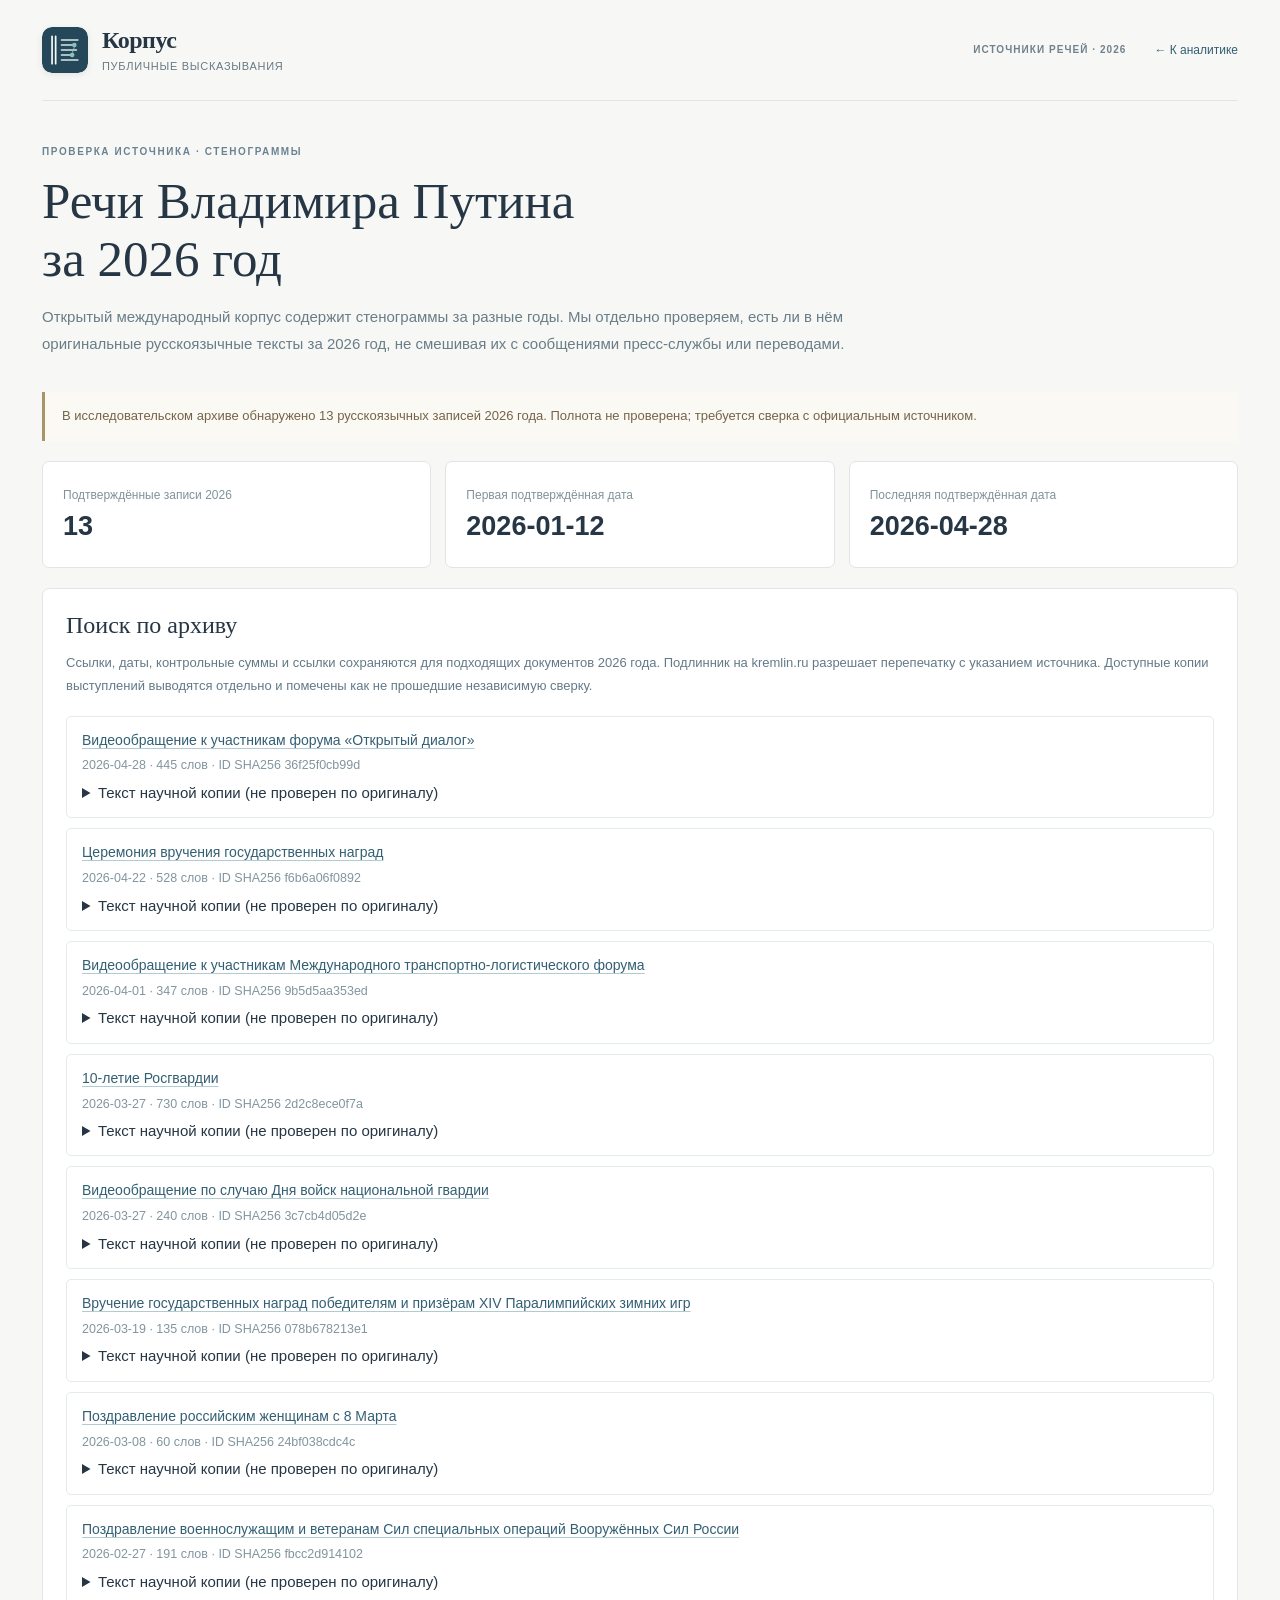
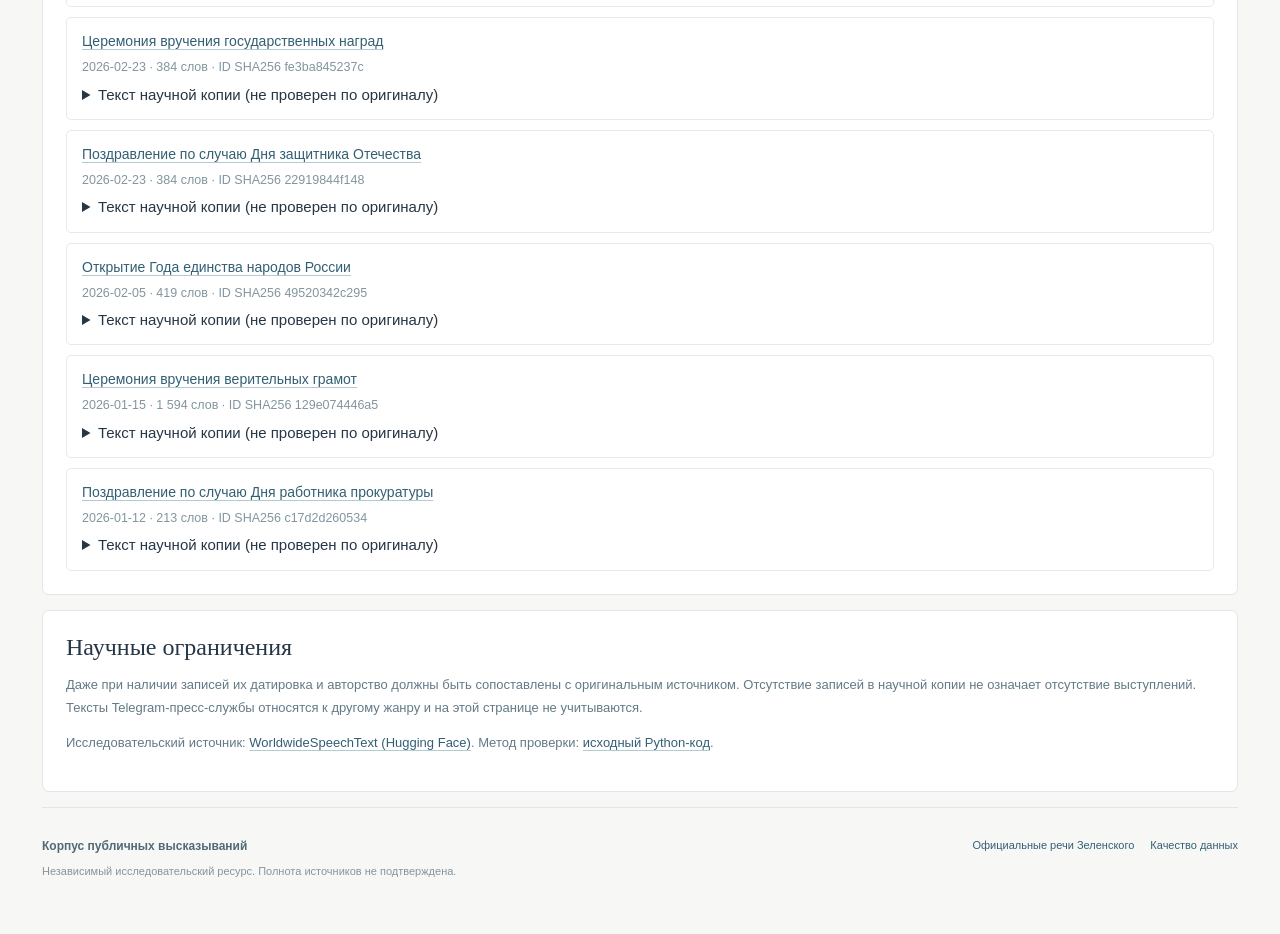
<file: docs/putin-speeches.html>
<!doctype html><html lang="ru"><head><meta charset="utf-8"><meta name="viewport" content="width=device-width, initial-scale=1">
<meta name="theme-color" content="#f7f8f6"><meta name="description" content="Проверка доступности оригинальных речей Владимира Путина в научном архиве Hugging Face за 2026 год. Без утверждений о полноте.">
<title>Речи Путина 2026 — проверка исследовательского архива</title>
<link rel="icon" href="assets/mark.svg" type="image/svg+xml"><link rel="stylesheet" href="style.css">
<style>
.putin-hero{padding:43px 0 20px}.putin-hero h1{font:500 clamp(34px,4.2vw,51px)/1.15 Georgia,serif;margin:12px 0 15px}.putin-hero p{color:#697d87;max-width:820px;line-height:1.78}
.putin-grid{display:grid;grid-template-columns:repeat(3,1fr);gap:14px;margin:20px 0}.putin-tile{background:white;border:1px solid var(--line);border-radius:7px;padding:20px}.putin-tile b{display:block;font-size:27px}.putin-tile small{color:#81929a;font-size:12px}
.putin-panel{background:white;border:1px solid var(--line);border-radius:7px;padding:23px;margin:15px 0}.putin-panel h2{font:500 24px Georgia,serif;margin:0 0 10px}.putin-panel p{font-size:13px;line-height:1.75;color:#637a87}.putin-alert{padding:14px 17px;border-left:3px solid #aa9569;background:#fbf9f4;font-size:13px;color:#746548}
.putin-list{display:grid;gap:10px;margin-top:18px}.putin-entry{padding:13px 15px;border:1px solid #e4ebed;border-radius:5px;display:grid;gap:5px}.putin-entry a{font-size:14px}.putin-entry small{color:#82959e}
@media(max-width:700px){.putin-grid{grid-template-columns:1fr}.putin-panel{padding:16px}}
</style></head><body><div class="site-shell">
<header class="masthead"><a class="brand" href="./"><img src="assets/mark.svg" alt="" width="46" height="46"><span class="brand-copy"><strong>Корпус</strong><small>Публичные высказывания</small></span></a><div class="mast-links"><span class="edition">ИСТОЧНИКИ РЕЧЕЙ · 2026</span><a href="./">← К аналитике</a></div></header>
<main><section class="putin-hero"><div class="small-overline">ПРОВЕРКА ИСТОЧНИКА · СТЕНОГРАММЫ</div><h1>Речи Владимира Путина<br>за 2026 год</h1><p>Открытый международный корпус содержит стенограммы за разные годы. Мы отдельно проверяем, есть ли в нём оригинальные русскоязычные тексты за 2026 год, не смешивая их с сообщениями пресс-службы или переводами.</p></section>
<div class="putin-alert" id="putinStatus" role="status">Загружаем результаты проверки корпуса…</div>
<section class="putin-grid"><div class="putin-tile"><small>Подтверждённые записи 2026</small><b id="putinCount">—</b></div><div class="putin-tile"><small>Первая подтверждённая дата</small><b id="putinFirst">—</b></div><div class="putin-tile"><small>Последняя подтверждённая дата</small><b id="putinLast">—</b></div></section>
<section class="putin-panel"><h2>Поиск по архиву</h2><p>Ссылки, даты, контрольные суммы и ссылки сохраняются для подходящих документов 2026 года. Подлинник на kremlin.ru разрешает перепечатку с указанием источника. Доступные копии выступлений выводятся отдельно и помечены как не прошедшие независимую сверку.</p><div class="putin-list" id="putinList"></div></section>
<section class="putin-panel"><h2>Научные ограничения</h2><p>Даже при наличии записей их датировка и авторство должны быть сопоставлены с оригинальным источником. Отсутствие записей в научной копии не означает отсутствие выступлений. Тексты Telegram-пресс-службы относятся к другому жанру и на этой странице не учитываются.</p><p>Исследовательский источник: <a href="https://huggingface.co/datasets/laylaylo/global-leaders-discourses">WorldwideSpeechText (Hugging Face)</a>. Метод проверки: <a href="https://github.com/2001092236/Emotional-tone-of-the-text/blob/main/corpus2026/probe_hf_putin.py">исходный Python-код</a>.</p></section></main>
<footer class="footer"><div><strong>Корпус публичных высказываний</strong><p>Независимый исследовательский ресурс. Полнота источников не подтверждена.</p></div><div><a href="official-speeches.html">Официальные речи Зеленского</a><a href="audit.html">Качество данных</a></div></footer>
</div><script src="putin-speeches.js" defer></script></body></html>
</file>
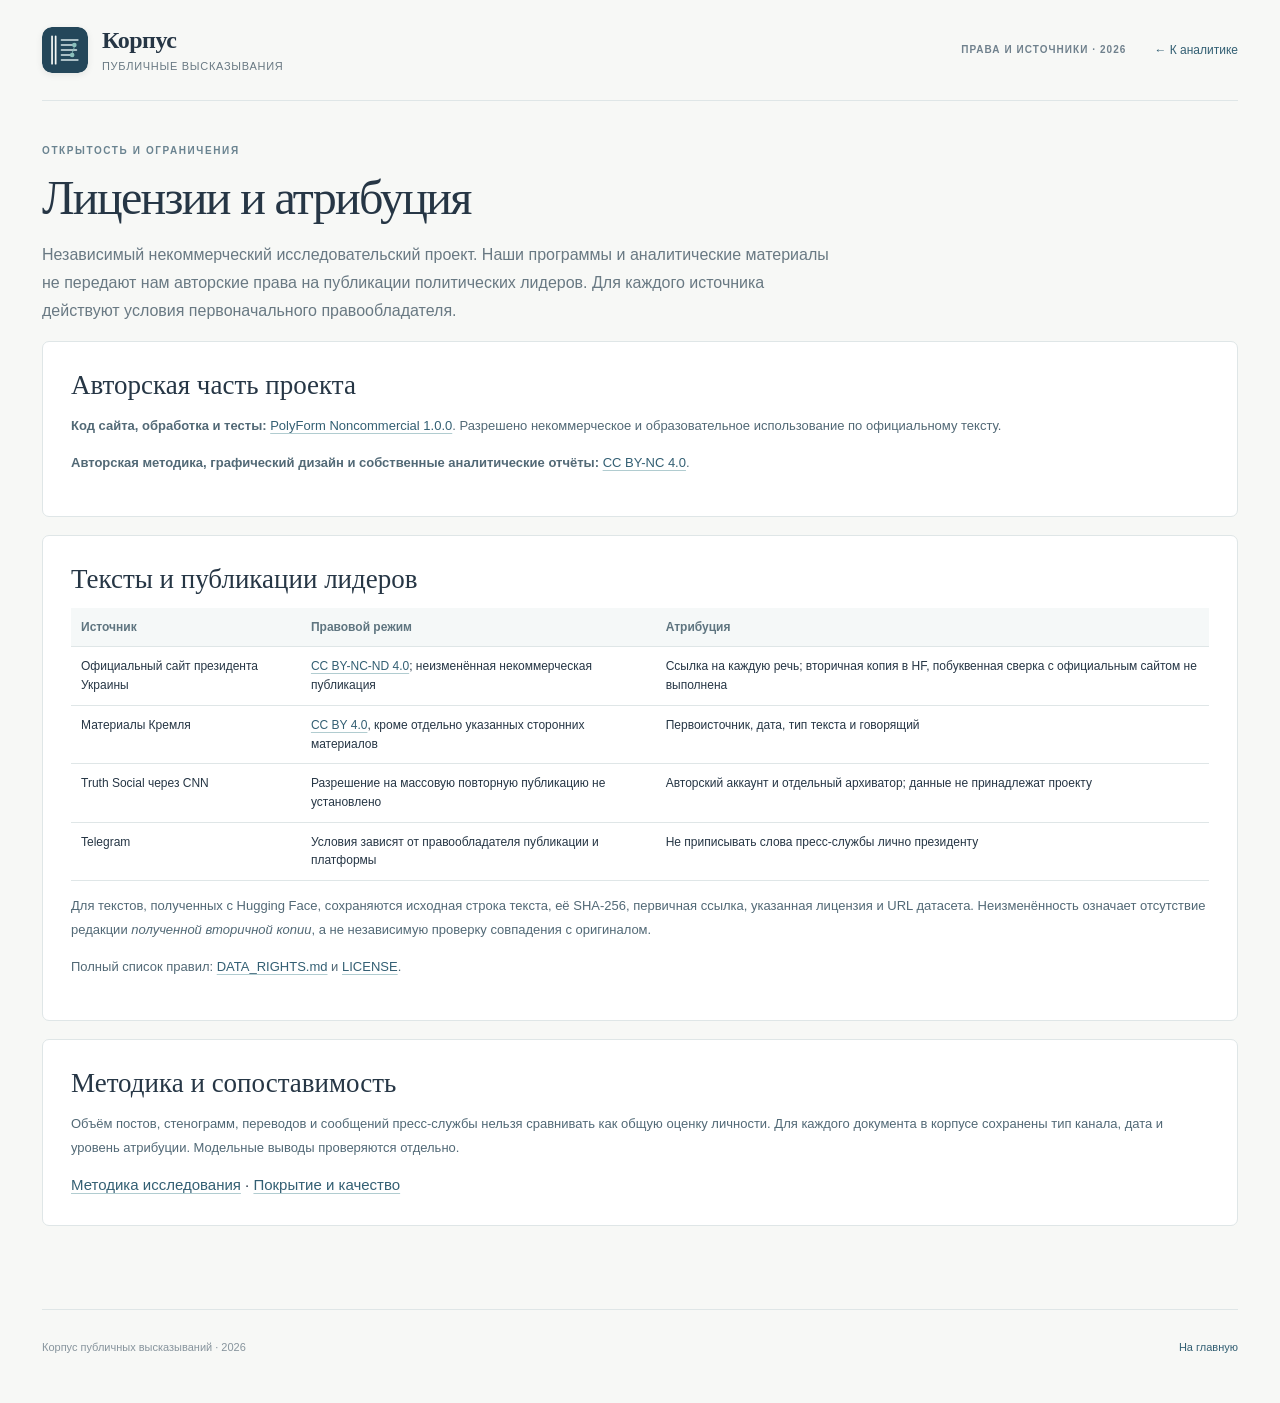
<file: docs/rights.html>
<!doctype html>
<html lang="ru">
<head><meta charset="utf-8"><meta name="viewport" content="width=device-width,initial-scale=1">
<title>Лицензии и происхождение текстов — Корпус 2026</title>
<meta name="description" content="Некоммерческие лицензии программного кода, аналитики и первичных публичных высказываний в исследовательском корпусе 2026">
<link rel="icon" href="assets/mark.svg" type="image/svg+xml"><link rel="stylesheet" href="style.css"></head>
<body><div class="site-shell"><header class="masthead"><a class="brand" href="./"><img src="assets/mark.svg" alt="" width="46" height="46"><span class="brand-copy"><strong>Корпус</strong><small>Публичные высказывания</small></span></a><div class="mast-links"><span class="edition">ПРАВА И ИСТОЧНИКИ · 2026</span><a href="./">← К аналитике</a></div></header>
<main class="paper-page"><span class="small-overline">ОТКРЫТОСТЬ И ОГРАНИЧЕНИЯ</span>
<h1>Лицензии и атрибуция</h1>
<p class="lede">Независимый некоммерческий исследовательский проект. Наши программы и аналитические материалы не передают нам авторские права на публикации политических лидеров. Для каждого источника действуют условия первоначального правообладателя.</p>
<div class="paper-section"><h2>Авторская часть проекта</h2>
<p><b>Код сайта, обработка и тесты:</b> <a href="https://polyformproject.org/licenses/noncommercial/1.0.0/">PolyForm Noncommercial 1.0.0</a>. Разрешено некоммерческое и образовательное использование по официальному тексту.</p>
<p><b>Авторская методика, графический дизайн и собственные аналитические отчёты:</b> <a href="https://creativecommons.org/licenses/by-nc/4.0/">CC BY-NC 4.0</a>.</p></div>
<div class="paper-section"><h2>Тексты и публикации лидеров</h2>
<table><thead><tr><th>Источник</th><th>Правовой режим</th><th>Атрибуция</th></tr></thead><tbody>
<tr><td>Официальный сайт президента Украины</td><td><a href="https://creativecommons.org/licenses/by-nc-nd/4.0/">CC BY-NC-ND 4.0</a>; неизменённая некоммерческая публикация</td><td>Ссылка на каждую речь; вторичная копия в HF, побуквенная сверка с официальным сайтом не выполнена</td></tr>
<tr><td>Материалы Кремля</td><td><a href="https://kremlin.ru/about/copyrights">CC BY 4.0</a>, кроме отдельно указанных сторонних материалов</td><td>Первоисточник, дата, тип текста и говорящий</td></tr>
<tr><td>Truth Social через CNN</td><td>Разрешение на массовую повторную публикацию не установлено</td><td>Авторский аккаунт и отдельный архиватор; данные не принадлежат проекту</td></tr>
<tr><td>Telegram</td><td>Условия зависят от правообладателя публикации и платформы</td><td>Не приписывать слова пресс-службы лично президенту</td></tr>
</tbody></table>
<p>Для текстов, полученных с Hugging Face, сохраняются исходная строка текста, её SHA-256, первичная ссылка, указанная лицензия и URL датасета. Неизменённость означает отсутствие редакции <em>полученной вторичной копии</em>, а не независимую проверку совпадения с оригиналом.</p>
<p>Полный список правил: <a href="https://github.com/2001092236/Emotional-tone-of-the-text/blob/main/DATA_RIGHTS.md">DATA_RIGHTS.md</a> и <a href="https://github.com/2001092236/Emotional-tone-of-the-text/blob/main/LICENSE">LICENSE</a>.</p></div>
<div class="paper-section"><h2>Методика и сопоставимость</h2><p>Объём постов, стенограмм, переводов и сообщений пресс-службы нельзя сравнивать как общую оценку личности. Для каждого документа в корпусе сохранены тип канала, дата и уровень атрибуции. Модельные выводы проверяются отдельно.</p><a href="method.html">Методика исследования</a> · <a href="audit.html">Покрытие и качество</a></div>
</main><footer class="footer"><div>Корпус публичных высказываний · 2026</div><div><a href="./">На главную</a></div></footer></div></body></html>
</file>
<file: mgimo-leaders-2026/site/style.css>
:root{--bg:#fafafa;--card:#fff;--text:#182633;--muted:#67737f;--line:#e5e9ed;--blue:#2f5a77;--bluegray:#e9f0f4;--red:#8b4f50;--teal:#3f7c72}*{box-sizing:border-box}html{scroll-behavior:smooth}body{margin:0;background:var(--bg);color:var(--text);font:15px/1.55 system-ui,-apple-system,Segoe UI,Arial,sans-serif}.wrap{max-width:1280px;margin:auto;padding:0 36px}.header{display:flex;justify-content:space-between;align-items:center;padding:22px 0;border-bottom:1px solid var(--line);gap:16px}.brand{display:flex;gap:11px;align-items:center}.brandmark{font-family:Georgia,serif;font-size:32px;color:#fff;background:#294c63;display:grid;place-items:center;width:45px;height:45px;border-radius:5px}.eyebrow{font-size:11px;letter-spacing:.13em;font-weight:800;color:#63808f}.subtitle{font-size:13px;color:var(--muted)}.pill{font-size:12px;color:#557071;background:#ebf0f0;border:1px solid #dce6e5;padding:6px 12px;border-radius:30px;white-space:nowrap}.hero{padding:53px 0 43px}h1{font-family:Georgia,Times,serif;font-size:clamp(34px,4.3vw,60px);line-height:1.13;letter-spacing:-.03em;font-weight:500;margin:14px 0}h1 span{color:#627d8d}.intro{max-width:800px;color:#536471;font-size:16px;margin:0 0 22px}.heroMeta{display:flex;gap:19px;flex-wrap:wrap;color:var(--muted);font-size:12px}.dot{display:inline-block;width:6px;height:6px;background:#4b8c74;border-radius:100%;vertical-align:middle;margin-right:6px}.kpis{display:grid;grid-template-columns:repeat(4,1fr);gap:1px;background:var(--line);border:1px solid var(--line);border-radius:9px;overflow:hidden;margin-bottom:18px}.kpi{background:var(--card);padding:20px 24px}.kpiLabel{font-size:12px;color:var(--muted)}.kpiNumber{font-size:31px;font-weight:650;letter-spacing:-.04em;margin:5px 0}.kpiFoot{font-size:11px;color:#80909b}.section{background:var(--card);border:1px solid var(--line);border-radius:9px;padding:25px;margin-bottom:18px}.twoCols{display:grid;grid-template-columns:1.7fr 1fr;gap:25px}.twoCols>div:first-child{border-right:1px solid var(--line);padding-right:24px}h2{margin:0;font-size:18px;letter-spacing:-.025em}.sectionTop{display:flex;justify-content:space-between;align-items:flex-start;gap:15px;margin-bottom:18px}.sectionTop p{margin:3px 0 0;color:var(--muted);font-size:12px}.timeline{display:flex;gap:5px;min-height:178px;align-items:flex-end;padding:20px 0 25px;border-bottom:1px solid #d8e0e5}.monthBar{flex:1;min-width:18px;max-width:65px;display:flex;flex-direction:column;align-items:center;justify-content:end;gap:7px;height:170px}.monthBar>div{width:75%;background:#7c9baa;border-radius:3px 3px 0 0;min-height:0}.monthBar>span{font-size:10px;color:#80909b;white-space:nowrap}.monthBar>small{font-size:9px;color:#5c7380}.sources{display:grid;gap:10px}.source{padding:10px 0;border-bottom:1px solid #f0f2f4;display:grid;grid-template-columns:1fr auto;gap:10px}.source:last-child{border-bottom:0}.source strong{font-size:13px}.source .meta{font-size:11px;color:var(--muted)}.source .n{font-weight:650;font-size:18px;font-variant-numeric:tabular-nums}.controls{display:grid;grid-template-columns:1.15fr .85fr 1.5fr 1.3fr;gap:13px;margin-bottom:18px}label{color:var(--muted);font-size:11px;font-weight:650;display:grid;gap:6px}select,input{font:inherit;font-size:13px;color:var(--text);border:1px solid #d5dde3;background:#fff;border-radius:5px;width:100%;padding:10px;outline-color:#8caeba}.count{font-size:12px;color:#73838b;white-space:nowrap;padding-top:3px}.status{border-radius:6px;background:#f3f6f8;color:#556776;padding:10px 13px;margin:10px 0 14px;font-size:12px}.status:empty{display:none}.documents{display:grid;gap:11px}.doc{border:1px solid #e8edf0;padding:15px 17px;border-radius:7px}.doc summary{cursor:pointer;list-style:none}.doc summary::-webkit-details-marker{display:none}.doc summary::after{content:'+';float:right;font-size:19px;color:#9aa9b4}.doc[open] summary::after{content:'−'}.doc h3{font-size:15px;line-height:1.35;font-weight:650;margin:5px 0}.docMeta{font-size:11px;color:#7c8b95}.tags{display:flex;gap:6px;flex-wrap:wrap;margin-top:8px}.tag{font-size:10px;border:1px solid #dde5e9;border-radius:4px;color:#5c7382;padding:2px 5px}.docText{white-space:pre-wrap;line-height:1.65;font-size:13px;margin-top:16px;max-height:430px;overflow:auto;background:#f9fafb;border-left:2px solid #cfdae0;padding:15px}.doc a{display:inline-block;margin-top:13px;font-size:12px;color:#276381}.more{border:1px solid #bbcbd5;background:#fff;color:#31596e;padding:10px 20px;border-radius:6px;cursor:pointer}.pagination{text-align:center;margin-top:20px}footer{padding:25px 0 50px;display:flex;justify-content:space-between;gap:18px;color:var(--muted);font-size:11px;border-top:1px solid var(--line)}footer div:last-child{max-width:600px;text-align:right}@media(max-width:880px){.wrap{padding:0 18px}.kpis{grid-template-columns:repeat(2,1fr)}.twoCols{grid-template-columns:1fr}.twoCols>div:first-child{border-right:0;border-bottom:1px solid var(--line);padding:0 0 25px}.controls{grid-template-columns:repeat(2,1fr)}}@media(max-width:570px){.header{align-items:flex-start}.pill{font-size:10px;white-space:normal}.hero{padding:32px 0}.controls{grid-template-columns:1fr}.section{padding:17px}.kpi{padding:15px}.kpiNumber{font-size:26px}footer{display:block}footer div:last-child{text-align:left;margin-top:7px}}
</file>
<file: docs/style.css>
:root{--canvas:#f7f8f6;--paper:#fff;--ink:#263645;--muted:#697983;--muted2:#83909a;--line:#dfe6e7;--blue:#335f73;--blue-soft:#e9f0f3;--teal:#5c908a;--ochre:#b8935c;--red:#a76a63;--shadow:0 9px 28px rgba(34,58,68,.035)}
*{box-sizing:border-box}html{scroll-behavior:smooth}body{margin:0;background:var(--canvas);font:15px/1.56 -apple-system,BlinkMacSystemFont,"Segoe UI",Arial,sans-serif;color:var(--ink)}
button,input,select{font:inherit}button{cursor:pointer}button:focus-visible,a:focus-visible,input:focus-visible,select:focus-visible{outline:2px solid var(--blue);outline-offset:2px}a{color:var(--blue);text-decoration-color:#b1ccd0;text-underline-offset:3px}a:hover{color:#193d50}.site-shell{max-width:1460px;margin:auto;padding:0 42px}.masthead{height:101px;display:flex;align-items:center;justify-content:space-between;border-bottom:1px solid var(--line);gap:24px}.brand{display:flex;align-items:center;gap:14px;text-decoration:none;color:var(--ink)}.brand img{border-radius:10px;box-shadow:0 2px 7px rgba(0,0,0,.08)}.brand-copy{display:grid;line-height:1.2;gap:5px}.brand-copy strong{font:600 24px/1.15 Georgia,'Times New Roman',serif;letter-spacing:-.02em}.brand-copy small{font-size:11px;letter-spacing:.065em;text-transform:uppercase;color:var(--muted)}.mast-links{display:flex;align-items:center;gap:28px;font-size:12px}.mast-links a{text-decoration:none;white-space:nowrap}.edition{color:#70818d;font-size:10px;letter-spacing:.105em;font-weight:700;white-space:nowrap}
.intro{padding:48px 0 28px}.eyebrow,.small-overline{display:flex;align-items:center;gap:9px;color:#6a8390;font-size:10px;font-weight:750;letter-spacing:.16em;text-transform:uppercase}.eyebrow-mark{width:7px;height:7px;background:var(--teal);border-radius:50%;display:inline-block}.intro-grid{display:grid;grid-template-columns:minmax(0,1.58fr) minmax(240px,.75fr);gap:32px;align-items:center}.intro h1{font:500 clamp(36px,3.95vw,64px)/1.13 Georgia,'Times New Roman',serif;letter-spacing:-.042em;margin:19px 0 17px}.intro h1 em{font-weight:400;font-style:italic;color:#567382}.lead{font-size:16px;color:#536776;line-height:1.78;max-width:700px;margin:0}.intro-graphic{align-self:center;background:linear-gradient(138deg,#f0f5f4,#f5f7f5);border:1px solid #e0e8e7;min-height:240px;padding:18px 23px 12px;display:flex;flex-direction:column;justify-content:center;align-items:center;border-radius:4px}.intro-graphic svg{max-width:100%;height:195px}.intro-graphic span{font-size:10px;color:#91a0a3;text-align:center}.scope-bar{display:flex;gap:26px;flex-wrap:wrap;border-top:1px solid var(--line);border-bottom:1px solid var(--line);margin-top:30px;padding:15px 2px;color:#7a8992;font-size:12px}.scope-bar b{color:#455e6b;font-weight:650}
.workspace{padding:39px 0 40px}.filter-head{display:flex;justify-content:space-between;gap:24px;align-items:baseline;margin-bottom:18px}.filter-head h2{font:500 28px Georgia,serif;letter-spacing:-.02em;margin:0}.filter-head p{font-size:12px;color:var(--muted);margin:0;text-align:right}.toolbar{background:var(--paper);border:1px solid var(--line);padding:19px;display:grid;grid-template-columns:minmax(330px,1.45fr) minmax(280px,1.1fr) minmax(180px,.7fr);gap:24px;align-items:end;border-radius:8px;box-shadow:var(--shadow)}fieldset{border:0;padding:0;margin:0;min-width:0}fieldset legend, .toolbar label,.document-filters label{display:block;color:#687b88;font-size:11px;font-weight:700;margin-bottom:8px}fieldset legend{padding:0}.segmented{display:flex;gap:3px;background:#f3f6f6;border:1px solid #e8ecee;border-radius:6px;padding:3px;width:100%}.segmented button{background:transparent;color:#536877;border:0;border-radius:4px;padding:10px 11px;font-size:12px;flex:1;white-space:nowrap}.segmented button[aria-pressed="true"]{background:#fff;color:#233e4f;box-shadow:0 1px 6px rgba(30,55,67,.09);font-weight:750}.date-range{display:flex;align-items:flex-end;gap:7px}.date-range label{flex:1;min-width:0}.date-sep{padding-bottom:8px;color:#91a0aa}.toolbar input[type=date],.toolbar select,.document-filters select,.document-filters input{background:#fff;border:1px solid #d9e3e5;border-radius:5px;color:#384e5c;padding:9px 10px;height:42px;width:100%;font-size:12px}.source-select{min-width:0}.source-select select{min-width:0}.notice{font-size:12px;background:#eef3f3;color:#4e6b79;border:1px solid #dbe7e6;border-left:3px solid #729a95;padding:12px 15px;border-radius:5px;margin:14px 0 0}.notice.warn{background:#fcf8f0;border-color:#eadfce;border-left-color:#b29361;color:#7b6547}.notice.error{background:#f9eeec;border-color:#e8d4d0;border-left-color:#ad7169;color:#894e48}.view-tabs{display:flex;gap:2px;align-items:center;border-bottom:1px solid var(--line);margin:28px 0 22px}.view-tabs button{background:none;border:0;border-bottom:2px solid transparent;color:#647884;padding:11px 18px;margin-bottom:-1px;font-size:13px}.view-tabs button.active{color:#24475a;border-bottom-color:#315f74;font-weight:750}.view-tabs a{font-size:12px;margin-left:auto;text-decoration:none;white-space:nowrap}.view[hidden]{display:none!important}.numbers{display:grid;grid-template-columns:repeat(4,1fr);background:#fff;border:1px solid var(--line);border-radius:8px;overflow:hidden;box-shadow:var(--shadow);margin-bottom:18px}.numbers>div{padding:20px 24px;border-right:1px solid var(--line);display:grid;gap:2px}.numbers>div:last-child{border:0}.num-label{font-size:11px;color:#6f808a}.numbers strong{font-size:32px;letter-spacing:-.045em;font-weight:630;font-variant-numeric:tabular-nums}.numbers strong.num-warn{font-size:20px;letter-spacing:0;align-self:center}.numbers small{color:#8c989e;font-size:11px}.two-col{display:grid;grid-template-columns:minmax(0,1.5fr) minmax(280px,.72fr);gap:18px}.panel{background:#fff;border:1px solid var(--line);border-radius:8px;padding:25px;box-shadow:var(--shadow);min-width:0}.panel-header{display:flex;justify-content:space-between;align-items:flex-start;gap:20px;margin-bottom:20px}.panel-header h3{font:500 24px/1.26 Georgia,serif;letter-spacing:-.022em;margin:6px 0}.panel-header p{color:#7d8b94;font-size:12px;margin:5px 0 0}.unit{white-space:nowrap;font-size:10px;color:#91a0a8;margin-top:17px}.chart-wrap{min-height:245px;display:flex;align-items:center}.chart-wrap svg{display:block;width:100%;height:auto;min-height:215px}.chart-note{font-size:11px;color:#89979f;line-height:1.65;margin:15px 0 0}.legend{display:flex;flex-wrap:wrap;gap:18px;font-size:11px;color:#586f7d;padding:4px 0}.legend span::before{content:"";display:inline-block;width:9px;height:9px;background:var(--color);border-radius:2px;margin-right:7px}.breakdown{display:grid;gap:19px}.source-breakdown{display:grid;gap:7px}.source-heading{display:flex;align-items:center;justify-content:space-between;gap:10px;font-size:12px}.source-heading strong{font-size:13px;font-variant-numeric:tabular-nums}.source-name{display:flex;align-items:center;gap:8px}.source-dot{display:inline-block;width:9px;height:9px;border-radius:50%;background:var(--color)}.source-meter{height:7px;background:#eef2f3;border-radius:6px;overflow:hidden}.source-meter>div{height:100%;width:var(--width);background:var(--color);border-radius:6px}.source-sub{font-size:10px;color:#89979e}.source-caveats{margin-top:21px;padding-top:16px;border-top:1px solid var(--line);color:#7c8c97;font-size:11px;line-height:1.7}.source-caveats p{margin:0 0 8px}.source-caveats strong{color:#526c78}.matrix-panel{margin-top:18px}.matrix-scroll{overflow:auto}.matrix-scroll table{border-collapse:collapse;width:100%;table-layout:fixed;min-width:620px;text-align:left;font-size:12px}.matrix-scroll th{padding:12px 15px;background:#f5f7f7;color:#71828b;border-bottom:1px solid var(--line);font-size:11px;font-weight:650}.matrix-scroll td{padding:16px 15px;border-bottom:1px solid #edf0f1;vertical-align:middle;color:#415c6b}.matrix-scroll tr:last-child td{border:0}.matrix-cell{display:inline-flex;gap:6px;align-items:baseline}.matrix-count{font-weight:750;font-size:16px;font-variant-numeric:tabular-nums}.matrix-note{color:#8899a1;font-size:10px}.matrix-empty{color:#bac6ca}.matrix-leader{font-weight:650}.source-type{font-size:10px;color:#8f9ea4;display:block;margin-top:2px}.model-status{padding:13px 16px;background:#f5f8f8;border:1px solid #e0e9e9;border-radius:6px;color:#5d7784;font-size:12px;margin-bottom:21px}.theme-grid{display:grid;grid-template-columns:repeat(3,minmax(0,1fr));gap:12px}.theme-card{display:block;text-align:left;background:white;border:1px solid #dfe7e8;border-radius:7px;padding:17px;min-width:0;transition:border-color .17s,transform .17s}.theme-card:hover{border-color:#8dacb2;transform:translateY(-1px)}.theme-card.selected{border-color:#466f7c;background:#f7fbfa}.theme-card .topic-id{display:block;font-size:10px;color:#87979f;font-weight:700;letter-spacing:.08em;margin-bottom:7px}.theme-card strong{display:block;font:500 18px/1.3 Georgia,serif}.theme-card .keyterms{margin-top:9px;color:#647987;font-size:12px;line-height:1.6}.theme-card .topic-footer{display:flex;justify-content:space-between;gap:12px;color:#93a0a6;font-size:10px;margin-top:12px}.theme-detail{padding-top:20px}.theme-detail h4{font:500 20px Georgia,serif;margin:0 0 12px}.theme-detail svg{width:100%;max-width:800px;height:170px;display:block}.theme-detail .explain{font-size:11px;color:#7b8b94}.topic-links{display:grid;gap:8px;margin-top:12px}.topic-links a{font-size:12px}.documents-panel{padding-bottom:26px}.results{font-size:12px;color:#7b8b96;white-space:nowrap}.document-filters{display:grid;grid-template-columns:2fr .8fr;gap:15px;max-width:850px;margin:14px 0 22px}.document-list{display:grid;gap:9px}.document-card{border:1px solid #e2e9eb;border-radius:6px;padding:15px 18px;background:#fff}.document-card summary{cursor:pointer;list-style:none}.document-card summary::-webkit-details-marker{display:none}.document-card summary::after{content:"+";float:right;font-size:21px;color:#8c9ba4}.document-card[open] summary::after{content:"−"}.document-card h4{font:600 15px/1.5 -apple-system,BlinkMacSystemFont,"Segoe UI",Arial,sans-serif;margin:5px 26px 6px 0}.doc-meta{color:#85959e;font-size:11px}.doc-tags{display:flex;gap:6px;flex-wrap:wrap}.doc-tag{padding:3px 7px;background:#f4f7f7;border-radius:3px;color:#617684;font-size:10px}.doc-body{margin-top:18px;padding:17px 19px;background:#f9fbfb;border-left:2px solid #aec8cd;color:#334b5b;font-size:13px;line-height:1.82;white-space:pre-wrap;max-height:500px;overflow:auto}.document-card a{display:inline-block;margin-top:12px;font-size:12px}.more-button{padding:10px 24px;border:1px solid #a4b9c1;border-radius:5px;background:#fff;color:#355b6a;display:block;margin:21px auto 0}.more-button[hidden]{display:none}.empty-state{border:1px dashed #cddde0;background:#f9fbfa;border-radius:6px;padding:30px;color:#70838d;font-size:13px}.footer{display:flex;justify-content:space-between;border-top:1px solid var(--line);padding:29px 0 47px;gap:35px;font-size:11px;color:#87949d}.footer strong{font-size:12px;color:#516a77}.footer p{max-width:620px;margin:7px 0}.footer>div:last-child{display:flex;gap:16px;align-items:flex-start;flex-wrap:wrap;justify-content:flex-end}.footer a{text-decoration:none}.doc-notice{padding:12px;background:#fffaf0;border-left:3px solid #c2a572;color:#765f47;font-size:12px;margin:12px 0}
/* Academic methodology page */
.paper-page{padding:42px 0 65px}.paper-page h1{font:500 48px Georgia,serif;letter-spacing:-.035em;margin:11px 0}.paper-page .lede{max-width:800px;font-size:16px;line-height:1.75;color:var(--muted)}.paper-grid{display:grid;grid-template-columns:minmax(0,1fr) 280px;gap:24px;margin-top:28px}.paper-section{background:#fff;border:1px solid var(--line);padding:28px;border-radius:7px;margin-bottom:18px}.paper-section h2{font:500 27px Georgia,serif;margin:0 0 13px}.paper-section p,.paper-section li{font-size:13px;color:#526976;line-height:1.85}.paper-section ul{padding-left:20px}.paper-section table{border-collapse:collapse;width:100%;font-size:12px}.paper-section th,.paper-section td{padding:10px;border-bottom:1px solid var(--line);text-align:left;vertical-align:top}.paper-section th{color:#5f7580;background:#f5f8f8}.paper-aside{align-self:start;position:sticky;top:20px;border:1px solid var(--line);background:#fff;border-radius:7px;padding:19px;font-size:12px}.paper-aside h3{font:500 19px Georgia,serif;margin:0 0 15px}.paper-aside a{display:block;margin:10px 0}.paper-links a{word-break:break-word}.separator{color:#b7c4c8;margin:0 4px}
@media(max-width:1150px){.toolbar{grid-template-columns:1fr 1fr}.source-select{grid-column:span 2}.mast-links .edition{display:none}.theme-grid{grid-template-columns:repeat(2,1fr)}.intro-graphic{min-height:210px}}
@media(max-width:850px){.site-shell{padding:0 22px}.masthead{height:78px}.intro{padding-top:38px}.intro-grid{grid-template-columns:1fr}.intro-graphic{display:none}.filter-head{display:block}.filter-head p{text-align:left;margin-top:8px}.two-col{grid-template-columns:1fr}.numbers{grid-template-columns:repeat(2,1fr)}.numbers>div:nth-child(2){border-right:0}.numbers>div:nth-child(-n+2){border-bottom:1px solid var(--line)}.paper-grid{grid-template-columns:1fr}.paper-aside{position:static}.toolbar{gap:16px}.footer{flex-direction:column}.footer>div:last-child{justify-content:flex-start}}
@media(max-width:570px){.site-shell{padding:0 15px}.brand-copy strong{font-size:20px}.mast-links{gap:0}.mast-links a{font-size:11px}.masthead{height:72px}.intro h1{font-size:39px}.lead{font-size:14px}.intro{padding-top:31px}.scope-bar{gap:10px}.scope-bar span{flex-basis:100%}.workspace{padding-top:27px}.toolbar{display:block;padding:15px}.leader-picker,.date-range{margin-bottom:14px}.source-select{display:block}.segmented button{font-size:11px;padding:10px 4px}.view-tabs{gap:0;overflow-x:auto}.view-tabs button{padding:10px 12px}.view-tabs a{display:none}.numbers>div{padding:17px}.numbers strong{font-size:25px}.numbers strong.num-warn{font-size:15px}.panel{padding:16px}.panel-header{display:block}.unit{display:none}.panel-header h3{font-size:21px}.chart-wrap svg{min-height:205px}.theme-grid{grid-template-columns:1fr}.document-filters{grid-template-columns:1fr}.paper-page h1{font-size:36px}.paper-section{padding:17px}}
@media(prefers-reduced-motion:reduce){*,*::before,*::after{scroll-behavior:auto!important;transition:none!important}}

/* Научная панель лексического сдвига: без 3D и искусственных чисел. */
.lexical-panel{margin-top:18px}.shift-status{color:#5e7280;font-size:12px;line-height:1.65;background:#f4f7f7;padding:12px 14px;border:1px solid #e4ebea;border-radius:6px;margin-bottom:17px}.lexical-results{display:grid;grid-template-columns:repeat(2,minmax(0,1fr));gap:22px}.lexical-group{min-width:0}.lexical-group h4{margin:0 0 15px;font:500 17px Georgia,serif;color:#334d5a}.lexical-word{display:block;width:100%;text-align:left;border:0;border-bottom:1px solid #edf1f1;padding:8px 0 10px;background:#fff;color:#37596a;cursor:pointer}.lexical-word:hover strong{text-decoration:underline}.lexical-head{display:flex;align-items:baseline;justify-content:space-between;gap:12px}.lexical-head strong{font-size:13px;font-weight:600}.lexical-head small{font-size:10px;color:#84969e;font-variant-numeric:tabular-nums}.lexical-meter{display:block;height:5px;background:#edf1f2;border-radius:4px;margin-top:7px;overflow:hidden}.lexical-fill{display:block;height:5px;background:#8aa6ad;border-radius:4px}.lexical-group:last-child .lexical-fill{background:#759c98}.shift-empty{font-size:12px;color:#93a0a5}@media(max-width:650px){.lexical-results{grid-template-columns:1fr;gap:27px}.lexical-panel{margin-top:12px}}
</file>
